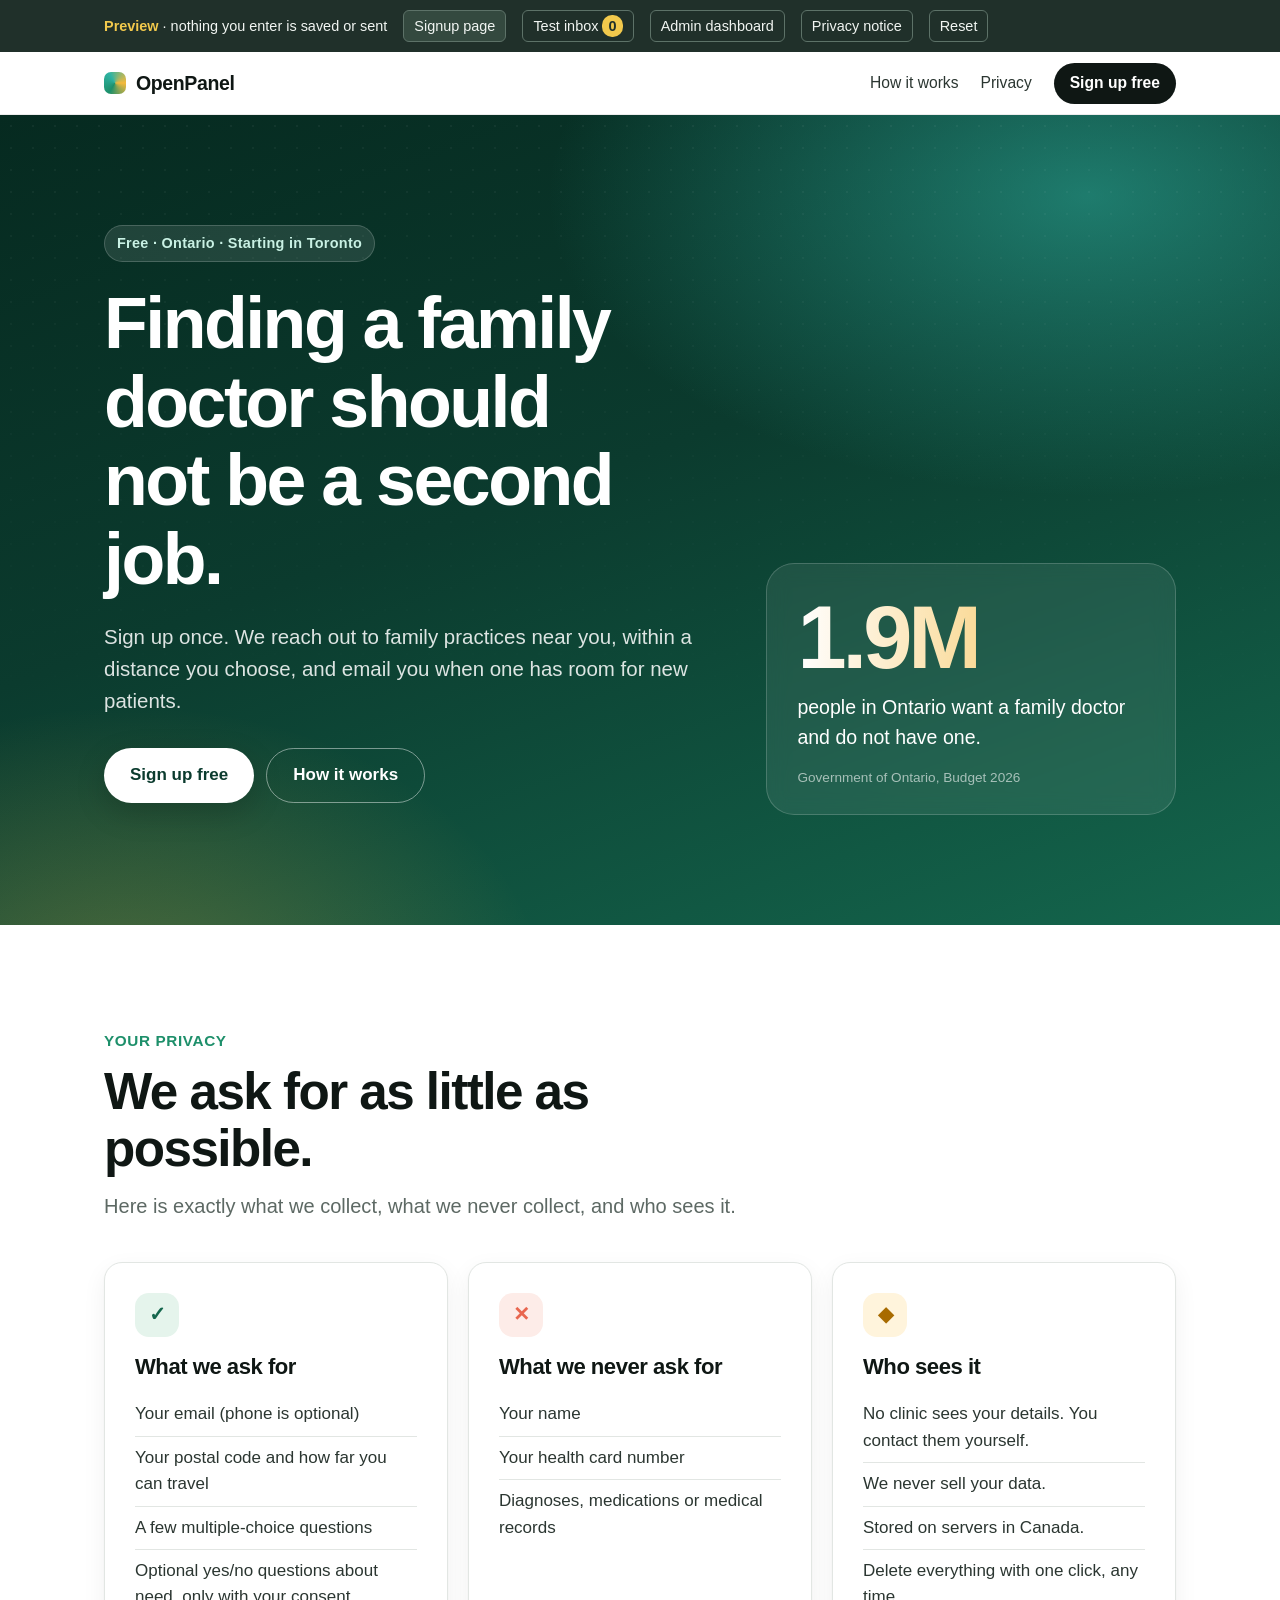
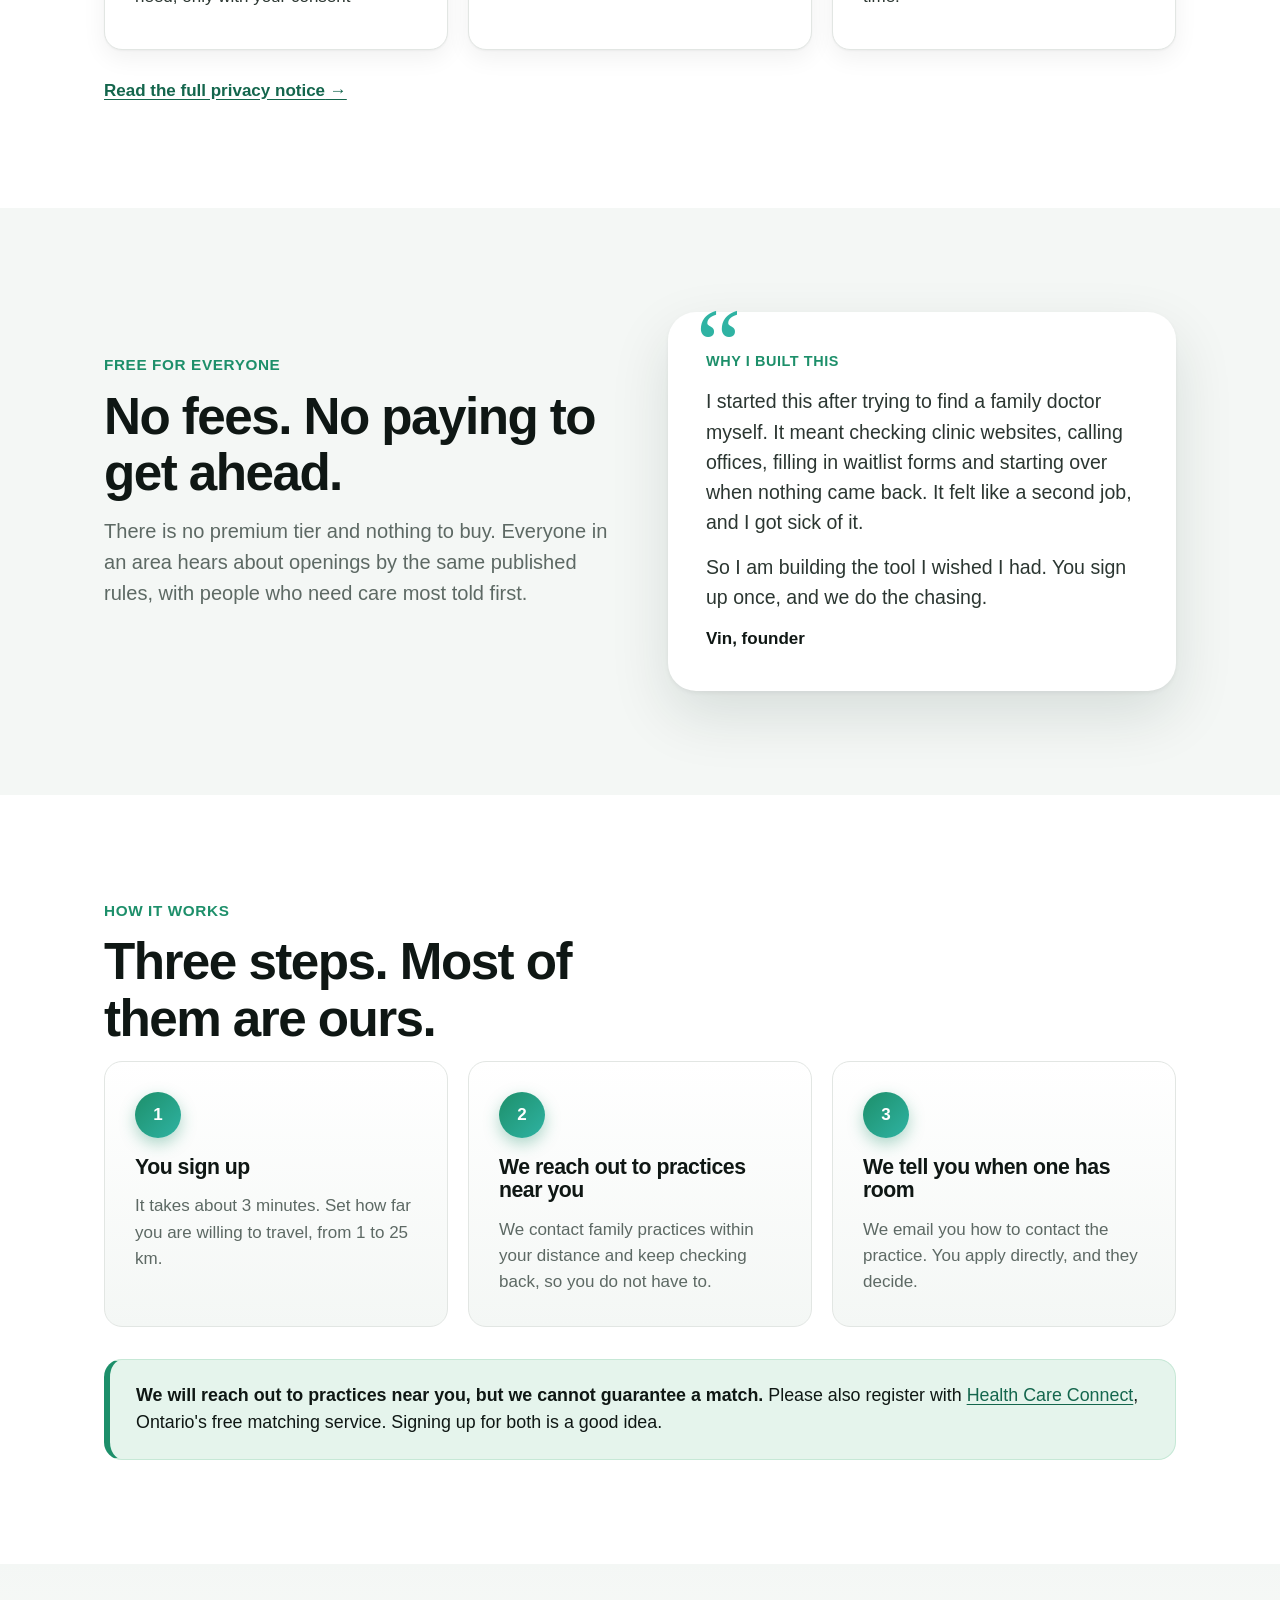
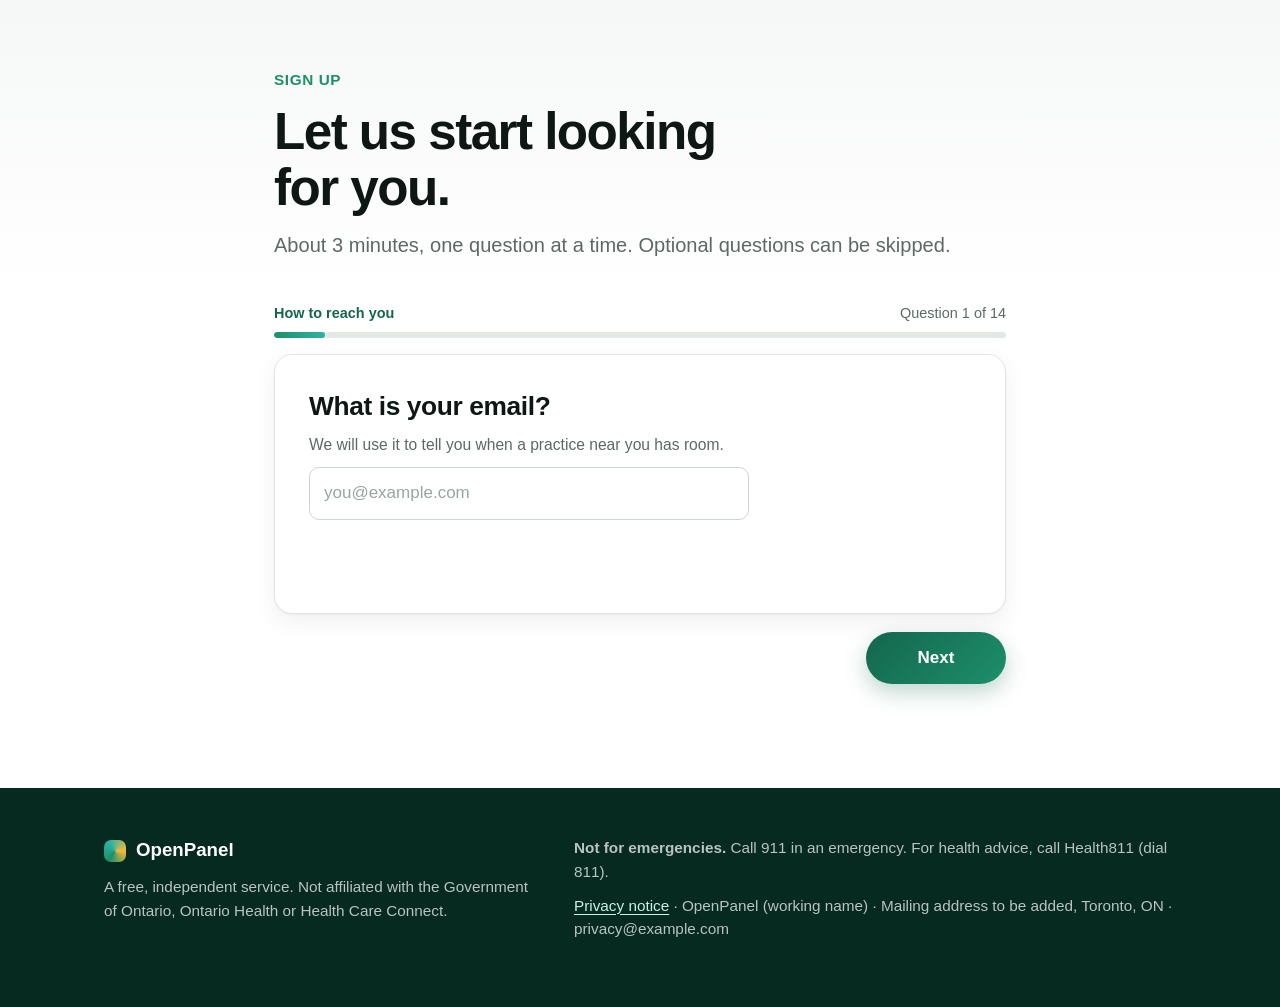
<file: preview/index.html>
<!DOCTYPE html>
<html lang="en">
<head>
<meta charset="utf-8">
<meta name="viewport" content="width=device-width, initial-scale=1">
<title>OpenPanel signup preview</title>
<style>
/* ------------------------------------------------------------------ tokens */
:root {
  --ink: #0f1714;
  --ink-soft: #2b3631;
  --muted: #5d6964;
  --line: #e2e6e3;
  --paper: #ffffff;
  --mist: #f4f7f5;
  --green-950: #062a20;
  --green-900: #0b3b2e;
  --green-700: #14664d;
  --green-500: #1d8f6a;
  --teal-400: #2fb3a3;
  --mint: #e5f4ec;
  --amber: #f6b93b;
  --coral: #e8664f;
  --error: #b42318;
  --error-soft: #fef0ee;
  --radius-sm: 10px;
  --radius: 18px;
  --radius-lg: 28px;
  --shadow: 0 1px 2px rgba(15, 23, 20, 0.04), 0 8px 24px rgba(15, 23, 20, 0.06);
  --shadow-lg: 0 2px 4px rgba(15, 23, 20, 0.05), 0 24px 60px rgba(6, 42, 32, 0.12);
  --font: -apple-system, BlinkMacSystemFont, "SF Pro Display", "SF Pro Text", "Inter", "Segoe UI", Roboto, "Helvetica Neue", Arial, sans-serif;
}

* { box-sizing: border-box; }
html { font-size: 17px; scroll-behavior: smooth; scroll-padding-top: 80px; }
body {
  margin: 0;
  background: var(--paper);
  color: var(--ink);
  font-family: var(--font);
  line-height: 1.55;
  -webkit-font-smoothing: antialiased;
}
a { color: var(--green-700); text-underline-offset: 3px; }
a:hover { color: var(--green-900); }
h1, h2, h3 { letter-spacing: -0.022em; line-height: 1.1; margin: 0 0 14px; }
:focus-visible { outline: 3px solid var(--amber); outline-offset: 2px; }

.container { max-width: 1120px; margin: 0 auto; padding: 0 24px; }
.container.narrow { max-width: 780px; }
.skip { position: absolute; left: -999px; }
.skip:focus { left: 12px; top: 12px; background: #fff; padding: 8px 12px; z-index: 50; }

/* ------------------------------------------------------------------ header */
.site-header {
  position: sticky; top: 0; z-index: 20;
  background: rgba(255, 255, 255, 0.82);
  backdrop-filter: saturate(180%) blur(18px);
  -webkit-backdrop-filter: saturate(180%) blur(18px);
  border-bottom: 1px solid rgba(15, 23, 20, 0.08);
}
.header-row { display: flex; align-items: center; justify-content: space-between; height: 62px; gap: 16px; }
.brand { display: inline-flex; align-items: center; font-weight: 700; font-size: 1.15rem; color: var(--ink); text-decoration: none; letter-spacing: -0.02em; }
.brand-mark {
  width: 22px; height: 22px; border-radius: 7px; flex: none; margin-right: 10px;
  background: conic-gradient(from 210deg, var(--green-500), var(--teal-400), var(--amber), var(--green-500));
}
.nav { display: flex; align-items: center; font-size: 0.92rem; }
.nav a { margin-left: 22px; }
.nav a { color: var(--ink-soft); text-decoration: none; }
.nav a:hover { color: var(--ink); }
.nav-cta { background: var(--ink); color: #fff !important; padding: 8px 16px; border-radius: 999px; font-weight: 600; }
.nav-cta:hover { background: var(--green-900); }

/* ------------------------------------------------------------------ hero */
.hero {
  position: relative; overflow: hidden; color: #fff;
  background:
    radial-gradient(900px 500px at 85% 10%, rgba(47, 179, 163, 0.55), transparent 60%),
    radial-gradient(700px 500px at 10% 110%, rgba(246, 185, 59, 0.28), transparent 60%),
    linear-gradient(160deg, var(--green-950) 0%, var(--green-900) 45%, var(--green-700) 100%);
}
.hero::after {
  content: ""; position: absolute; top: 0; right: 0; bottom: 0; left: 0; pointer-events: none;
  background-image: radial-gradient(rgba(255, 255, 255, 0.08) 1px, transparent 1px);
  background-size: 22px 22px; -webkit-mask-image: linear-gradient(to bottom, rgba(0,0,0,0.6), transparent 80%); mask-image: linear-gradient(to bottom, rgba(0,0,0,0.6), transparent 80%);
}
.hero-grid { position: relative; z-index: 1; display: grid; grid-template-columns: 1.5fr 1fr; gap: 48px; align-items: end; padding-top: 110px; padding-bottom: 110px; }
.eyebrow { display: inline-block; font-size: 0.85rem; font-weight: 600; letter-spacing: 0.02em; color: #c9f1e4; background: rgba(255,255,255,0.1); border: 1px solid rgba(255,255,255,0.18); padding: 6px 12px; border-radius: 999px; margin: 0 0 22px; }
.hero h1 { font-size: 2.6rem; font-size: clamp(2.5rem, 5.6vw, 4.4rem); font-weight: 750; letter-spacing: -0.035em; margin-bottom: 22px; max-width: 13ch; }
.lede { font-size: 1.15rem; font-size: clamp(1.1rem, 1.6vw, 1.3rem); color: rgba(255, 255, 255, 0.86); max-width: 34em; margin: 0 0 32px; }
.hero-actions { display: flex; flex-wrap: wrap; }
.hero-actions .button { margin: 0 12px 12px 0; }
.hero-stat {
  background: rgba(255, 255, 255, 0.08); border: 1px solid rgba(255, 255, 255, 0.18);
  backdrop-filter: blur(10px); -webkit-backdrop-filter: blur(10px);
  border-radius: var(--radius-lg); padding: 30px 30px 26px;
}
.stat-number { font-size: 4rem; font-size: clamp(3.4rem, 7vw, 5.2rem); font-weight: 800; letter-spacing: -0.045em; line-height: 1; margin: 0 0 10px;
  background: linear-gradient(90deg, #fff, var(--amber)); -webkit-background-clip: text; background-clip: text; color: transparent; }
.stat-label { font-size: 1.15rem; margin: 0 0 14px; color: #fff; }
.stat-source { font-size: 0.8rem; color: rgba(255, 255, 255, 0.6); margin: 0; }

/* ------------------------------------------------------------------ sections */
.section { padding: 104px 0; }
.section.tinted { background: var(--mist); }
.section-eyebrow { color: var(--green-500); font-weight: 700; font-size: 0.9rem; letter-spacing: 0.04em; text-transform: uppercase; margin: 0 0 12px; }
.section-title { font-size: 2.2rem; font-size: clamp(2rem, 4vw, 3.1rem); font-weight: 750; letter-spacing: -0.03em; max-width: 18ch; }
.section-lede { font-size: 1.18rem; color: var(--muted); max-width: 38em; margin: 0 0 40px; }
.section-link { margin: 28px 0 0; font-weight: 600; }
.section-link a::after { content: " \2192"; }

.card-grid { display: grid; gap: 20px; }
.card-grid.three { grid-template-columns: repeat(3, 1fr); }
.feature-card { background: #fff; border: 1px solid var(--line); border-radius: var(--radius); padding: 30px; box-shadow: var(--shadow); }
.feature-card h3 { font-size: 1.3rem; margin-top: 18px; }
.feature-card ul { list-style: none; margin: 0; padding: 0; color: var(--ink-soft); }
.feature-card li { padding: 8px 0; border-top: 1px solid var(--line); }
.feature-card li:first-child { border-top: 0; }
.icon-dot { display: inline-flex; width: 44px; height: 44px; border-radius: 14px; align-items: center; justify-content: center; font-weight: 800; font-size: 1.2rem; }
.icon-dot.ok { background: var(--mint); color: var(--green-700); }
.icon-dot.ok::before { content: "\2713"; }
.icon-dot.no { background: #fdece8; color: var(--coral); }
.icon-dot.no::before { content: "\2715"; }
.icon-dot.shield { background: #fff4dc; color: #a86b00; }
.icon-dot.shield::before { content: "\25C6"; }

.split { display: grid; grid-template-columns: 1fr 1fr; gap: 56px; align-items: center; }
.story-card { margin: 0; background: #fff; border-radius: var(--radius-lg); padding: 38px; box-shadow: var(--shadow-lg); position: relative; }
.story-card::before { content: "\201C"; position: absolute; top: -18px; left: 28px; font-size: 6rem; line-height: 1; color: var(--teal-400); font-family: Georgia, serif; }
.story-label { font-weight: 700; color: var(--green-500); text-transform: uppercase; letter-spacing: 0.04em; font-size: 0.85rem; margin: 0 0 14px; }
.story-card blockquote { margin: 0; font-size: 1.15rem; color: var(--ink-soft); }
.story-card blockquote p { margin: 0 0 14px; }
.story-card figcaption { font-weight: 700; margin-top: 8px; }

.steps-grid { list-style: none; padding: 0; margin: 0 0 32px; display: grid; grid-template-columns: repeat(3, 1fr); gap: 20px; counter-reset: none; }
.step-card { background: linear-gradient(180deg, #fff, var(--mist)); border: 1px solid var(--line); border-radius: var(--radius); padding: 30px; }
.step-num { display: inline-flex; width: 46px; height: 46px; border-radius: 50%; align-items: center; justify-content: center; font-weight: 800; color: #fff; margin-bottom: 18px;
  background: linear-gradient(135deg, var(--green-500), var(--teal-400)); box-shadow: 0 6px 16px rgba(29, 143, 106, 0.35); }
.step-card h3 { font-size: 1.25rem; }
.step-card p { color: var(--muted); margin: 0; }

.callout { background: var(--mint); border: 1px solid #c6e8d6; border-left: 6px solid var(--green-500); border-radius: var(--radius); padding: 22px 26px; font-size: 1.05rem; }
.callout p { margin: 0; }

/* ------------------------------------------------------------------ buttons */
.button { display: inline-flex; align-items: center; justify-content: center; gap: 8px; font: inherit; font-weight: 650; border: 0; border-radius: 999px; padding: 13px 26px; cursor: pointer; text-decoration: none; transition: transform 0.15s ease, background 0.15s ease, box-shadow 0.15s ease; }
.button:hover { transform: translateY(-1px); }
.button.light { background: #fff; color: var(--green-900); box-shadow: 0 10px 30px rgba(0,0,0,0.18); }
.button.light:hover { color: var(--green-950); }
.button.ghost { background: transparent; color: #fff; border: 1.5px solid rgba(255, 255, 255, 0.45); }
.button.ghost:hover { color: #fff; background: rgba(255,255,255,0.08); }
.button, .button.primary { background: linear-gradient(135deg, var(--green-700), var(--green-500)); color: #fff; box-shadow: 0 8px 22px rgba(20, 102, 77, 0.28); }
.button.light { background: #fff; color: var(--green-900); }
.button.ghost { background: transparent; box-shadow: none; }
.button.large { padding: 16px 34px; font-size: 1.08rem; margin: 10px 0 12px; }
.button.secondary { background: #fff; color: var(--green-700); border: 2px solid var(--green-700); box-shadow: none; }
.button.danger { background: var(--error); box-shadow: none; }
.inline-action { display: inline-block; margin: 0 10px 10px 0; }

/* ------------------------------------------------------------------ form */
.signup-section { background: linear-gradient(180deg, var(--mist), #fff 40%); }
.form-card { background: #fff; border: 1px solid var(--line); border-radius: var(--radius); padding: 30px; margin-bottom: 18px; box-shadow: var(--shadow); }
.form-card-head { display: flex; align-items: center; gap: 14px; margin-bottom: 20px; }
.form-card-head h3 { font-size: 1.3rem; margin: 0; }
.form-step { flex: none; width: 34px; height: 34px; border-radius: 50%; display: inline-flex; align-items: center; justify-content: center; font-weight: 800; font-size: 0.95rem; color: var(--green-700); background: var(--mint); }

.field { margin: 0 0 26px; border: 0; padding: 0; min-width: 0; }
.field:last-child { margin-bottom: 0; }
legend, .field > label:not(.choice) { font-weight: 650; display: block; margin-bottom: 8px; padding: 0; }
.optional { font-weight: 400; color: var(--muted); }
.hint { color: var(--muted); font-size: 0.92rem; margin: -2px 0 10px; }

input[type="email"], input[type="tel"], input[type="text"], input[type="number"], input:not([type]), select {
  width: 100%; max-width: 440px; font: inherit; padding: 12px 14px;
  border: 1.5px solid #cdd5d0; border-radius: var(--radius-sm); background: #fff; color: var(--ink);
  transition: border-color 0.15s ease, box-shadow 0.15s ease;
}
input:focus, select:focus { border-color: var(--green-500); box-shadow: 0 0 0 4px rgba(29, 143, 106, 0.15); outline: none; }
input.short { max-width: 170px; }
::placeholder { color: #9aa5a0; }

.choices { display: grid; gap: 10px; }
.choices.tiles { grid-template-columns: repeat(auto-fill, minmax(170px, 1fr)); }
.choices.stack, .choices.checks { grid-template-columns: 1fr; }
.choice {
  display: flex; align-items: flex-start; font-weight: 450; cursor: pointer; margin: 0;
  border: 1.5px solid var(--line); border-radius: 14px; padding: 13px 15px; background: #fff;
  transition: border-color 0.15s ease, background 0.15s ease, box-shadow 0.15s ease;
}
.choice:hover { border-color: #b9c6bf; }
.choice.is-checked, .choice:has(input:checked) { border-color: var(--green-500); background: var(--mint); box-shadow: 0 0 0 3px rgba(29, 143, 106, 0.12); }
.choice input { margin: 0.22em 12px 0 0; width: 18px; height: 18px; flex: none; accent-color: var(--green-700); }
.consent .choice { background: var(--mist); }
.consent { margin-bottom: 14px; }

/* radius slider */
.radius-row { display: flex; align-items: center; max-width: 560px; }
.radius-row .radius-value { margin-left: 18px; }
.radius-value { flex: none; min-width: 78px; text-align: center; font-weight: 800; font-size: 1.15rem; color: var(--green-900); background: var(--mint); border-radius: 999px; padding: 6px 12px; }
input[type="range"] {
  --fill: 16.6%;
  -webkit-appearance: none; appearance: none; flex: 1; height: 8px; border-radius: 999px; margin: 14px 0;
  background: linear-gradient(90deg, var(--green-500) 0%, var(--teal-400) var(--fill), #dfe5e1 var(--fill));
  accent-color: var(--green-700);
}
input[type="range"]::-webkit-slider-thumb { -webkit-appearance: none; width: 28px; height: 28px; border-radius: 50%; background: #fff; border: 3px solid var(--green-700); box-shadow: 0 4px 12px rgba(0,0,0,0.18); cursor: grab; }
input[type="range"]::-moz-range-thumb { width: 24px; height: 24px; border-radius: 50%; background: #fff; border: 3px solid var(--green-700); box-shadow: 0 4px 12px rgba(0,0,0,0.18); cursor: grab; }
input[type="range"]::-moz-range-track { background: transparent; }
.radius-ticks { display: flex; justify-content: space-between; max-width: 464px; color: var(--muted); font-size: 0.78rem; }

.has-error input, .has-error select { border-color: var(--error); }
.has-error .choice { border-color: #f1b5ad; }
.error { color: var(--error); font-weight: 650; margin: 0 0 8px; font-size: 0.93rem; }
.banner { padding: 14px 18px; border-radius: var(--radius-sm); margin: 0 0 18px; }
.error.banner { background: var(--error-soft); border: 1px solid #f6c9c2; }
.success.banner { background: var(--mint); color: var(--green-900); font-weight: 650; }
.hp { position: absolute; left: -10000px; width: 1px; height: 1px; overflow: hidden; }

/* step-by-step mode (added by app.js; without JavaScript every question shows) */
.q-title { display: block; font-size: 1.3rem; font-weight: 700; letter-spacing: -0.015em; line-height: 1.3; margin: 0 0 10px; color: var(--ink); }
.step-progress, .step-nav { display: none; }
form.js-steps .step-progress { display: block; margin: 0 0 16px; }
form.js-steps .step-nav { display: flex; justify-content: space-between; align-items: center; margin-top: 4px; }
form.js-steps .q-step { display: none; }
form.js-steps .q-step.is-active { display: block; -webkit-animation: stepIn 0.28s ease; animation: stepIn 0.28s ease; }
form.js-steps .q-title { font-size: 1.55rem; margin-bottom: 12px; }
form.js-steps .q-step .field { margin-bottom: 18px; }
form.js-steps .q-step .field:last-child { margin-bottom: 0; }
form.js-steps .form-card { padding: 34px; min-height: 260px; }
.step-progress-text { display: flex; justify-content: space-between; font-size: 0.85rem; color: var(--muted); margin-bottom: 8px; }
.step-section { font-weight: 700; color: var(--green-700); }
.step-progress-bar { height: 6px; background: #e3e9e5; border-radius: 999px; overflow: hidden; }
.step-progress-fill { display: block; height: 100%; width: 0; background: linear-gradient(90deg, var(--green-500), var(--teal-400)); border-radius: 999px; transition: width 0.3s ease; }
.step-back { background: none; border: 0; font: inherit; font-weight: 600; color: var(--muted); padding: 12px 4px; cursor: pointer; }
.step-back:hover { color: var(--ink); }
.step-next { min-width: 140px; }
.sr-only { position: absolute; width: 1px; height: 1px; padding: 0; margin: -1px; overflow: hidden; clip: rect(0, 0, 0, 0); border: 0; }
@-webkit-keyframes stepIn { from { opacity: 0; -webkit-transform: translateY(8px); } to { opacity: 1; -webkit-transform: none; } }
@keyframes stepIn { from { opacity: 0; transform: translateY(8px); } to { opacity: 1; transform: none; } }

/* ------------------------------------------------------------------ inner pages */
.page-body { padding-top: 64px; padding-bottom: 80px; }
.page-body h1 { font-size: 2.2rem; font-size: clamp(2rem, 4vw, 2.7rem); font-weight: 750; }
.card { background: #fff; border: 1px solid var(--line); border-radius: var(--radius); padding: 30px; margin-bottom: 18px; box-shadow: var(--shadow); }
.message { max-width: 640px; }
.note { background: var(--mint); border-left: 5px solid var(--green-500); padding: 14px 18px; border-radius: 0 var(--radius-sm) var(--radius-sm) 0; }
.summary { display: grid; grid-template-columns: max-content 1fr; gap: 8px 20px; margin: 0 0 22px; }
.summary dt { color: var(--muted); }
.summary dd { margin: 0; font-weight: 600; }
.email-body { white-space: pre-wrap; word-break: break-word; font-family: inherit; font-size: 0.95rem; margin: 0; }

table { width: 100%; border-collapse: collapse; font-size: 0.95rem; }
th, td { text-align: left; padding: 10px 10px; border-bottom: 1px solid var(--line); vertical-align: top; }
th { color: var(--muted); font-weight: 600; }
.num { text-align: right; font-variant-numeric: tabular-nums; }
.grid { display: grid; grid-template-columns: repeat(auto-fit, minmax(320px, 1fr)); gap: 0 18px; }
.prose h2 { margin-top: 30px; font-size: 1.4rem; }
.prose ul { padding-left: 1.2em; }

/* ------------------------------------------------------------------ footer */
.site-footer { background: var(--green-950); color: rgba(255, 255, 255, 0.72); font-size: 0.9rem; padding: 48px 0 56px; }
.site-footer a { color: #c9f1e4; }
.footer-grid { display: grid; grid-template-columns: 1fr 1.4fr; gap: 40px; }
.footer-grid p { margin: 0 0 10px; }
.footer-brand { display: inline-flex; align-items: center; color: #fff; font-weight: 700; font-size: 1.1rem; }

/* ------------------------------------------------------------------ responsive */
@media (max-width: 900px) {
  .hero-grid, .split, .card-grid.three, .steps-grid, .footer-grid { grid-template-columns: 1fr; }
  .hero-grid { padding-top: 72px; padding-bottom: 72px; gap: 32px; }
  .section { padding: 72px 0; }
}
@media (max-width: 600px) {
  html { font-size: 16px; }
  .nav a:not(.nav-cta) { display: none; }
  .container { padding: 0 18px; }
  .form-card, .card, .feature-card, .step-card { padding: 22px; }
  .story-card { padding: 30px 24px; }
  .choices.tiles { grid-template-columns: 1fr 1fr; }
  form.js-steps .form-card { padding: 24px 20px; min-height: 0; }
  form.js-steps .step-nav {
    position: -webkit-sticky; position: sticky; bottom: 0; z-index: 5;
    margin: 0 -18px; padding: 12px 18px calc(12px + env(safe-area-inset-bottom, 0px));
    background: rgba(255, 255, 255, 0.96); border-top: 1px solid var(--line);
  }
  form.js-steps.is-final .step-nav { position: static; border-top: 0; background: transparent; }
  form.js-steps .q-title { font-size: 1.3rem; }
  .step-next { min-width: 120px; }
}
@media (prefers-reduced-motion: reduce) {
  html { scroll-behavior: auto; }
  .button { transition: none; }
  form.js-steps .q-step.is-active { -webkit-animation: none; animation: none; }
}


.preview-bar { background: #20302a; color: #f1f5f2; font-size: 0.85rem; }
.preview-bar .container { display: flex; flex-wrap: wrap; gap: 6px 16px; align-items: center; padding-top: 10px; padding-bottom: 10px; }
.preview-bar strong { color: #f2c94c; }
.preview-bar button { background: none; border: 1px solid #5d7268; color: #f1f5f2; border-radius: 6px; padding: 4px 10px; font: inherit; cursor: pointer; }
.preview-bar button:hover, .preview-bar button.active { background: #34493f; }
.view[hidden] { display: none; }
.badge { display: inline-block; min-width: 1.4em; padding: 0 6px; margin-left: 4px; border-radius: 10px; background: #f2c94c; color: #20302a; font-weight: 700; text-align: center; }
.email-card .email-actions { display: flex; flex-wrap: wrap; gap: 10px; margin-top: 8px; }
.linklike { background: none; border: 0; padding: 0; font: inherit; color: var(--accent); text-decoration: underline; cursor: pointer; }
</style>
</head>
<body>
<div class="preview-bar">
  <div class="container">
    <span><strong>Preview</strong> · nothing you enter is saved or sent</span>
    <button data-go="home">Signup page</button>
    <button data-go="inbox">Test inbox<span class="badge" id="inbox-count">0</span></button>
    <button data-go="admin">Admin dashboard</button>
    <button data-go="privacy-notice">Privacy notice</button>
    <button id="reset">Reset</button>
  </div>
</div>

<header class="site-header">
  <div class="container header-row">
    <a class="brand" href="#home"><span class="brand-mark" aria-hidden="true"></span>OpenPanel</a>
    <nav class="nav" aria-label="Main">
      <a href="#how">How it works</a>
      <a href="#privacy">Privacy</a>
      <a class="nav-cta" href="#signup">Sign up free</a>
    </nav>
  </div>
</header>

<main id="main">
  <div class="view" id="view-home">
    
<section class="hero">
  <div class="container hero-grid">
    <div class="hero-copy">
      <p class="eyebrow">Free · Ontario · Starting in Toronto</p>
      <h1>Finding a family doctor should not be a second job.</h1>
      <p class="lede">Sign up once. We reach out to family practices near you, within a distance you choose, and email
        you when one has room for new patients.</p>
      <div class="hero-actions">
        <a class="button light" href="#signup">Sign up free</a>
        <a class="button ghost" href="#how">How it works</a>
      </div>
    </div>
    <aside class="hero-stat" aria-label="Why this matters">
      <p class="stat-number">1.9M</p>
      <p class="stat-label">people in Ontario want a family doctor and do not have one.</p>
      <p class="stat-source">Government of Ontario, Budget 2026</p>
    </aside>
  </div>
</section>

<section class="section" id="privacy">
  <div class="container">
    <p class="section-eyebrow">Your privacy</p>
    <h2 class="section-title">We ask for as little as possible.</h2>
    <p class="section-lede">Here is exactly what we collect, what we never collect, and who sees it.</p>
    <div class="card-grid three">
      <article class="feature-card">
        <span class="icon-dot ok" aria-hidden="true"></span>
        <h3>What we ask for</h3>
        <ul>
          <li>Your email (phone is optional)</li>
          <li>Your postal code and how far you can travel</li>
          <li>A few multiple-choice questions</li>
          <li>Optional yes/no questions about need, only with your consent</li>
        </ul>
      </article>
      <article class="feature-card">
        <span class="icon-dot no" aria-hidden="true"></span>
        <h3>What we never ask for</h3>
        <ul>
          <li>Your name</li>
          <li>Your health card number</li>
          <li>Diagnoses, medications or medical records</li>
        </ul>
      </article>
      <article class="feature-card">
        <span class="icon-dot shield" aria-hidden="true"></span>
        <h3>Who sees it</h3>
        <ul>
          <li>No clinic sees your details. You contact them yourself.</li>
          <li>We never sell your data.</li>
          <li>Stored on servers in Canada.</li>
          <li>Delete everything with one click, any time.</li>
        </ul>
      </article>
    </div>
    <p class="section-link"><a href="#privacy-notice">Read the full privacy notice</a></p>
  </div>
</section>

<section class="section tinted" id="why">
  <div class="container split">
    <div>
      <p class="section-eyebrow">Free for everyone</p>
      <h2 class="section-title">No fees. No paying to get ahead.</h2>
      <p class="section-lede">There is no premium tier and nothing to buy. Everyone in an area hears about openings by
        the same published rules, with people who need care most told first.</p>
    </div>
    <figure class="story-card">
      <p class="story-label">Why I built this</p>
      <blockquote>
        <p>I started this after trying to find a family doctor myself. It meant checking clinic websites, calling
          offices, filling in waitlist forms and starting over when nothing came back. It felt like a second job, and I
          got sick of it.</p>
        <p>So I am building the tool I wished I had. You sign up once, and we do the chasing.</p>
      </blockquote>
      <figcaption>Vin, founder</figcaption>
    </figure>
  </div>
</section>

<section class="section" id="how">
  <div class="container">
    <p class="section-eyebrow">How it works</p>
    <h2 class="section-title">Three steps. Most of them are ours.</h2>
    <ol class="steps-grid">
      <li class="step-card">
        <span class="step-num">1</span>
        <h3>You sign up</h3>
        <p>It takes about 3 minutes. Set how far you are willing to travel, from 1 to 25 km.</p>
      </li>
      <li class="step-card">
        <span class="step-num">2</span>
        <h3>We reach out to practices near you</h3>
        <p>We contact family practices within your distance and keep checking back, so you do not have to.</p>
      </li>
      <li class="step-card">
        <span class="step-num">3</span>
        <h3>We tell you when one has room</h3>
        <p>We email you how to contact the practice. You apply directly, and they decide.</p>
      </li>
    </ol>
    <div class="callout">
      <p><strong>We will reach out to practices near you, but we cannot guarantee a match.</strong>
        Please also register with
        <a href="https://www.ontario.ca/page/find-family-doctor-or-nurse-practitioner" rel="noopener">Health Care Connect</a>,
        Ontario's free matching service. Signing up for both is a good idea.</p>
    </div>
  </div>
</section>

<section class="section signup-section" id="signup">
  <div class="container narrow">
    <p class="section-eyebrow">Sign up</p>
    <h2 class="section-title">Let us start looking for you.</h2>
    <p class="section-lede">About 3 minutes, one question at a time. Optional questions can be skipped.</p>

    <form class="signup" id="signup-form" novalidate>
      

      <div class="hp" aria-hidden="true">
        <label>Leave this empty <input type="text" name="website" tabindex="-1" autocomplete="off"></label>
      </div>

      <div class="step-progress" aria-hidden="true">
        <div class="step-progress-text"><span class="step-section"></span><span class="step-count"></span></div>
        <div class="step-progress-bar"><span class="step-progress-fill"></span></div>
      </div>
      <p class="sr-only" aria-live="polite" id="step-announce"></p>

      <div class="q-step form-card" data-section="How to reach you">
        <div class="field ">
          <label for="email" class="q-title">What is your email?</label>
          <p class="hint">We will use it to tell you when a practice near you has room.</p>
          
          <input id="email" name="email" type="email" autocomplete="email" inputmode="email" required placeholder="you@example.com" value="">
        </div>
      </div>

      <div class="q-step form-card" data-section="How to reach you" data-optional="true">
        <div class="field ">
          <label for="phone" class="q-title">Phone number <span class="optional">(optional)</span></label>
          <p class="hint">Only used if we cannot reach you by email.</p>
          
          <input id="phone" name="phone" type="tel" autocomplete="tel" inputmode="tel" placeholder="416-555-0123" value="">
        </div>
      </div>

      <div class="q-step form-card" data-section="Where you are">
        <div class="field ">
          <label for="postal_code" class="q-title">What is your postal code?</label>
          <p class="hint">Used to find practices near you. We never share it with clinics.</p>
          
          <input id="postal_code" name="postal_code" autocomplete="postal-code" autocapitalize="characters" maxlength="7" class="short" required placeholder="M5V 3L9" value="">
        </div>
      </div>

      
      <div class="q-step form-card" data-section="Where you are">
        <div class="field radius-field ">
          <label for="radius_km" class="q-title">How far can you travel to a family doctor?</label>
          <p class="hint">Drag to set your distance. A wider distance usually means a faster match.</p>
          
          <div class="radius-row">
            <input id="radius_km" name="radius_km" type="range" min="1" max="25" step="1" value="5" aria-describedby="radius-value">
            <output id="radius-value" for="radius_km" class="radius-value">5 km</output>
          </div>
          <div class="radius-ticks" aria-hidden="true">
            <span>1 km</span><span>5 km</span><span>10 km</span><span>15 km</span><span>20 km</span><span>25 km</span>
          </div>
        </div>
      </div>

      <div class="q-step form-card" data-section="Who needs a doctor" data-auto="true">
        <fieldset class="field ">
    <legend class="q-title">Who are you looking for?</legend>
    
    
    <div class="choices tiles">
    
      <label class="choice"><input type="radio" name="for_whom" value="self" > <span>Myself</span></label>
    
      <label class="choice"><input type="radio" name="for_whom" value="child" > <span>My child</span></label>
    
      <label class="choice"><input type="radio" name="for_whom" value="household" > <span>Me and my family</span></label>
    
      <label class="choice"><input type="radio" name="for_whom" value="someone_i_care_for" > <span>Someone I care for</span></label>
    
    </div>
  </fieldset>
      </div>

      <div class="q-step form-card" data-section="Who needs a doctor" data-optional="true" data-show-if="for_whom=household">
        <div class="field ">
          <label for="household_size" class="q-title">How many people in total? <span class="optional">(optional)</span></label>
          
          <input id="household_size" name="household_size" type="number" inputmode="numeric" min="1" max="12" class="short" value="">
        </div>
      </div>

      <div class="q-step form-card" data-section="Who needs a doctor" data-auto="true" data-show-if="for_whom=household" data-default-hidden="split_household=single">
        <fieldset class="field ">
    <legend class="q-title">If a practice has room for only some of you, would you take those spots?</legend>
    <p class="hint">For example, a practice can take 2 new patients but you are a family of 4.</p>
    
    <div class="choices stack">
    
      <label class="choice"><input type="radio" name="split_household" value="yes" > <span>Yes, take the spots for some of us now and keep looking for the rest</span></label>
    
      <label class="choice"><input type="radio" name="split_household" value="no" > <span>No, we need a practice that can take all of us</span></label>
    
      <label class="choice"><input type="radio" name="split_household" value="single" > <span>I am only signing up one person</span></label>
    
    </div>
  </fieldset>
      </div>

      <div class="q-step form-card" data-section="Who needs a doctor" data-auto="true">
        <fieldset class="field ">
    <legend class="q-title">How old is the person who needs a doctor?</legend>
    <p class="hint">If you are signing up more than one person, choose the age of whoever needs care most.</p>
    
    <div class="choices tiles">
    
      <label class="choice"><input type="radio" name="age_band" value="under_2" > <span>Under 2</span></label>
    
      <label class="choice"><input type="radio" name="age_band" value="2_17" > <span>2 to 17</span></label>
    
      <label class="choice"><input type="radio" name="age_band" value="18_64" > <span>18 to 64</span></label>
    
      <label class="choice"><input type="radio" name="age_band" value="65_74" > <span>65 to 74</span></label>
    
      <label class="choice"><input type="radio" name="age_band" value="75_plus" > <span>75 or older</span></label>
    
    </div>
  </fieldset>
      </div>

      <div class="q-step form-card" data-section="Who needs a doctor" data-optional="true">
        <div class="field">
          <label for="language" class="q-title">Preferred language for care <span class="optional">(optional)</span></label>
          <select id="language" name="language">
            <option value="">Choose one</option>
            
            <option value="en" >English</option>
            
            <option value="fr" >French</option>
            
            <option value="ar" >Arabic</option>
            
            <option value="yue" >Cantonese</option>
            
            <option value="fa" >Farsi (Persian)</option>
            
            <option value="gu" >Gujarati</option>
            
            <option value="hi" >Hindi</option>
            
            <option value="it" >Italian</option>
            
            <option value="ko" >Korean</option>
            
            <option value="cmn" >Mandarin</option>
            
            <option value="pt" >Portuguese</option>
            
            <option value="pa" >Punjabi</option>
            
            <option value="ru" >Russian</option>
            
            <option value="es" >Spanish</option>
            
            <option value="tl" >Tagalog</option>
            
            <option value="ta" >Tamil</option>
            
            <option value="ur" >Urdu</option>
            
            <option value="other" >Another language</option>
            
          </select>
        </div>
      </div>

      <div class="q-step form-card" data-section="Your situation" data-auto="true">
        <fieldset class="field ">
    <legend class="q-title">How long have you been without a family doctor?</legend>
    
    
    <div class="choices tiles">
    
      <label class="choice"><input type="radio" name="time_without_doctor" value="lt_6m" > <span>Less than 6 months</span></label>
    
      <label class="choice"><input type="radio" name="time_without_doctor" value="6_12m" > <span>6 to 12 months</span></label>
    
      <label class="choice"><input type="radio" name="time_without_doctor" value="1_2y" > <span>1 to 2 years</span></label>
    
      <label class="choice"><input type="radio" name="time_without_doctor" value="2_5y" > <span>2 to 5 years</span></label>
    
      <label class="choice"><input type="radio" name="time_without_doctor" value="5y_plus" > <span>More than 5 years</span></label>
    
      <label class="choice"><input type="radio" name="time_without_doctor" value="never" > <span>I have never had one in Ontario</span></label>
    
    </div>
  </fieldset>
      </div>

      <div class="q-step form-card" data-section="Your situation" data-auto="true">
        <fieldset class="field ">
    <legend class="q-title">Do you have an Ontario health card (OHIP)?</legend>
    <p class="hint">Most family practices need a valid health card to take you on.</p>
    
    <div class="choices stack">
    
      <label class="choice"><input type="radio" name="ohip_status" value="yes" > <span>Yes, I have a valid Ontario health card</span></label>
    
      <label class="choice"><input type="radio" name="ohip_status" value="waiting" > <span>I am waiting for my health card</span></label>
    
      <label class="choice"><input type="radio" name="ohip_status" value="no" > <span>No</span></label>
    
    </div>
  </fieldset>
      </div>

      <div class="q-step form-card" data-section="Your situation" data-auto="true">
        <fieldset class="field ">
    <legend class="q-title">Are you registered with Health Care Connect?</legend>
    <p class="hint">Ontario&#39;s free matching service. Signing up for both is a good idea.</p>
    
    <div class="choices tiles">
    
      <label class="choice"><input type="radio" name="hcc_registered" value="yes" > <span>Yes</span></label>
    
      <label class="choice"><input type="radio" name="hcc_registered" value="no" > <span>No</span></label>
    
      <label class="choice"><input type="radio" name="hcc_registered" value="not_sure" > <span>Not sure</span></label>
    
    </div>
  </fieldset>
      </div>

      
      <div class="q-step form-card" data-section="What makes care more urgent" data-optional="true" data-empty-label="None of these">
        <fieldset class="field">
          <legend class="q-title">Do any of these apply? <span class="optional">(optional)</span></legend>
          <p class="hint">Health needs help us tell people who need care most about openings first. Tick any that
            apply to anyone you are signing up. We never share these answers with clinics.</p>
          <div class="choices checks">
          
          <label class="choice"><input type="checkbox" name="need_flags" value="ongoing_condition" > <span>An ongoing health condition that needs regular care (e.g. diabetes, heart disease, COPD, kidney disease etc.)</span></label>
          
          <label class="choice"><input type="checkbox" name="need_flags" value="multiple_meds" > <span>3 or more regular prescriptions, or medication that needs blood tests or dose changes (e.g. insulin, blood thinners etc.)</span></label>
          
          <label class="choice"><input type="checkbox" name="need_flags" value="immunocompromised" > <span>A weakened immune system (e.g. from cancer treatment, a transplant, an autoimmune condition etc.)</span></label>
          
          <label class="choice"><input type="checkbox" name="need_flags" value="pregnancy" > <span>Pregnant, or gave birth in the last 12 months</span></label>
          
          <label class="choice"><input type="checkbox" name="need_flags" value="mental_health" > <span>A mental health condition that needs ongoing care (e.g. depression or anxiety that affects daily life, bipolar disorder etc.)</span></label>
          
          <label class="choice"><input type="checkbox" name="need_flags" value="recent_hospital" > <span>A hospital stay, surgery, or 2 or more emergency room visits in the last 12 months</span></label>
          
          <label class="choice"><input type="checkbox" name="need_flags" value="needs_followup" > <span>A new diagnosis or test result that needs follow-up, with no one to follow up with</span></label>
          
          <label class="choice"><input type="checkbox" name="need_flags" value="serious_illness" > <span>A serious or life-limiting illness (e.g. cancer, advanced heart or lung disease etc.)</span></label>
          
          </div>
        </fieldset>
      </div>

      <div class="q-step form-card" data-section="What makes care more urgent" data-optional="true" data-empty-label="None of these">
        <fieldset class="field">
          <legend class="q-title">Is anything making it harder to get care? <span class="optional">(optional)</span></legend>
          <p class="hint">Tick any that apply, or skip. We never share these answers with clinics.</p>
          <div class="choices checks">
          
          <label class="choice"><input type="checkbox" name="need_flags" value="newcomer" > <span>Arrived in Canada in the last 3 years (e.g. as an immigrant, refugee, international student etc.)</span></label>
          
          <label class="choice"><input type="checkbox" name="need_flags" value="disability" > <span>A disability or frailty that makes getting care harder (e.g. limited mobility, hearing or vision loss etc.)</span></label>
          
          <label class="choice"><input type="checkbox" name="need_flags" value="language_barrier" > <span>Need care in a language other than English or French</span></label>
          
          <label class="choice"><input type="checkbox" name="need_flags" value="no_transport" > <span>No reliable way to get to appointments</span></label>
          
          <label class="choice"><input type="checkbox" name="need_flags" value="no_alternative_care" > <span>No walk-in clinic or virtual care you can realistically use (e.g. none nearby, hours do not fit your work, cannot pay virtual care fees etc.)</span></label>
          
          <label class="choice"><input type="checkbox" name="need_flags" value="limited_support" > <span>Live alone and need help managing health, or care for someone with high needs</span></label>
          
          <label class="choice"><input type="checkbox" name="need_flags" value="unstable_housing" > <span>Unstable housing, or at risk of losing housing</span></label>
          
          <label class="choice"><input type="checkbox" name="need_flags" value="financial_hardship" > <span>Trouble affording basics (e.g. food, rent, medications etc.)</span></label>
          
          </div>
        </fieldset>
      </div>

      <div class="q-step form-card" data-section="What makes care more urgent" data-show-if="has_flags">
        <div class="field consent ">
          <p class="q-title">Can we use those answers?</p>
          
          <label class="choice"><input type="checkbox" name="health_consent" value="yes" >
            <span>I agree that OpenPanel can use the answers I ticked to decide who is told about openings
              first. Needed only if you ticked something.</span></label>
          <p class="hint"><a href="#privacy-notice">How we decide who hears first</a></p>
        </div>
      </div>

      <div class="q-step form-card" data-section="Almost done" data-optional="true">
        <div class="field">
          <label for="referral_source" class="q-title">How did you hear about us? <span class="optional">(optional)</span></label>
          <select id="referral_source" name="referral_source">
            
            <option value="" >Choose one (optional)</option>
            
            <option value="friend_family" >A friend or family member</option>
            
            <option value="social_media" >Social media</option>
            
            <option value="community_group" >A community group or settlement agency</option>
            
            <option value="clinic_pharmacy" >A clinic, pharmacy or hospital</option>
            
            <option value="search" >Searching online</option>
            
            <option value="news" >News or a blog</option>
            
            <option value="other" >Other</option>
            
          </select>
        </div>
      </div>

      <div class="q-step form-card" data-section="Almost done" data-final="true">
        <p class="q-title">Last step: your consent</p>
        <div class="field consent ">
          
          <label class="choice"><input type="checkbox" name="service_consent" value="yes" required >
            <span>I agree that OpenPanel can use my email, phone number (if given), postal code and answers to
              look for a family practice with room near me and to email me about it. OpenPanel will not
              share my details with clinics. I can delete my data at any time. I have read the
              <a href="#privacy-notice">privacy notice</a>.</span></label>
        </div>
        <div class="field consent">
          <label class="choice"><input type="checkbox" name="feedback_consent" value="yes" >
            <span><span class="optional">Optional:</span> after I find a doctor, OpenPanel may email me up to
              twice to ask how it went. My contact details are kept for up to 90 days for this, then deleted.</span></label>
        </div>
        <button type="submit" class="button primary large submit-button">Sign up free</button>
        <p class="hint">We will email you a link to confirm. You are not on the list until you click it.</p>
      </div>

      <div class="step-nav">
        <button type="button" class="step-back">Back</button>
        <button type="button" class="button primary step-next">Next</button>
      </div>
    </form>
  </div>
</section>

  </div>

  <div class="view" id="view-thanks" hidden><div class="container narrow page-body">
    <section class="card message">
      <h1>Check your email</h1>
      <p>We have sent you a link to confirm your signup. You are not on the list until you click it.</p>
      <p>Do not see it? Check your spam or junk folder. The link stays valid for 7 days.</p>
      <p>While you wait, register with
        <a href="https://www.ontario.ca/page/find-family-doctor-or-nurse-practitioner" target="_blank" rel="noopener">Health Care Connect</a>
        if you have not already.</p>
      <p class="note">Preview: open the <button class="linklike" data-go="inbox">test inbox</button> to see the email this person would get.</p>
    </section>
  </div></div>

  <div class="view" id="view-inbox" hidden><div class="container narrow page-body">
    <h1>Test inbox</h1>
    <p class="note">In the real site these go to the person's email. Newest first.</p>
    <div id="inbox-list"></div>
  </div></div>

  <div class="view" id="view-confirm" hidden><div class="container narrow page-body">
    <section class="card message">
      <h1>Confirm your email</h1>
      <p>Click the button to confirm your email and join the list.</p>
      <button class="button" id="confirm-btn">Confirm my email</button>
    </section>
  </div></div>

  <div class="view" id="view-message" hidden><div class="container narrow page-body">
    <section class="card message">
      <h1 id="msg-title"></h1>
      <p id="msg-body"></p>
      <p id="msg-hcc" hidden><a href="https://www.ontario.ca/page/find-family-doctor-or-nurse-practitioner" target="_blank" rel="noopener">Register with Health Care Connect</a></p>
      <p><a href="#home">Back to home</a></p>
    </section>
  </div></div>

  <div class="view" id="view-manage" hidden><div class="container narrow page-body">
    <section class="card message">
      <h1>Your signup</h1>
      <p class="success banner" id="manage-done" hidden>Thanks. You are still on the list.</p>
      <dl class="summary" id="manage-summary"></dl>
      <div id="manage-active-actions">
        <button class="button inline-action" id="keep-btn">I am still looking</button>
        <button class="button secondary inline-action" id="connected-btn">I found a family doctor</button>
      </div>
      <h2>Delete your data</h2>
      <p>This deletes your email, phone number and answers right away. You will not hear from us again.</p>
      <button class="button danger" id="delete-btn">Delete my data</button>
    </section>
  </div></div>

  <div class="view" id="view-privacy-notice" hidden>
    <div class="container narrow page-body">
<article class="card prose">
  <h1>Privacy notice</h1>
  <p class="hint">Version 2026-11-v1</p>

  <p>OpenPanel helps people in Ontario find a family doctor. This notice explains what we collect, why,
    who sees it and when we delete it. We follow Canada's federal privacy law for businesses (PIPEDA).</p>

  <h2>What we collect</h2>
  <ul>
    <li><strong>Contact details:</strong> your email, and your phone number if you give it.</li>
    <li><strong>Location:</strong> your postal code and how far you can travel.</li>
    <li><strong>About the search:</strong> who needs a doctor, an age group, household size, whether you would
      take spots for only part of your household, preferred language, how long
      you have been without a family doctor, whether you have an Ontario health card, and whether you are registered with
      Health Care Connect.</li>
    <li><strong>Optional need answers:</strong> yes/no answers about health and access to care, only if you tick them and
      give separate consent. We never ask for diagnoses or medications.</li>
    <li><strong>How you heard about us</strong>, if you tell us.</li>
  </ul>
  <p>We do not ask for your name or health card number, and we do not store your IP address.</p>

  <h2>Why we use it</h2>
  <ul>
    <li>To find family practices within your travel distance that have room for new patients.</li>
    <li>To email you about openings and about your signup.</li>
    <li>To decide who hears about an opening first (see below).</li>
    <li>To count demand by area so we know where to look, using totals that cannot identify you.</li>
    <li>If you agree, to ask you up to twice how things went after you find a doctor.</li>
  </ul>

  <h2>Who sees it</h2>
  <p>We do not share your details with clinics. When a practice tells us it has room, we email you its contact
    details and you decide whether to contact it. We do not sell your data. Our email and hosting providers process
    data for us under contract. Your signup data is stored on servers in Canada. Our email provider may process your
    email address outside Canada in order to deliver messages.</p>

  <h2>How long we keep it</h2>
  <table>
    <thead><tr><th>Situation</th><th>What happens</th></tr></thead>
    <tbody>
      <tr><td>You do not confirm your email</td><td>Everything is deleted after 7 days.</td></tr>
      <tr><td>You are on the list</td><td>We keep your details while you are looking. After 11 months with no
        activity, we email to ask if you are still looking. If you do not answer within 30 days, we delete your contact
        details.</td></tr>
      <tr><td>You find a doctor</td><td>We delete your contact details right away, or after 90 days if you agreed to a
        follow-up.</td></tr>
      <tr><td>After contact details are deleted</td><td>We keep the first 3 characters of your postal code, your age
        group, your answers and dates for up to 24 months to measure and improve the service, then delete them. We
        protect this information as personal information until it is deleted.</td></tr>
      <tr><td>Totals</td><td>Monthly counts by area, which cannot identify anyone, are kept.</td></tr>
    </tbody>
  </table>

  <h2 id="priority">How we decide who hears first</h2>
  <p>When a practice has room for a few patients, we tell the people who need care most first. We give points for:</p>
  <ul>
    <li>the health answers you choose to share (capped, so no single answer decides);</li>
    <li>barriers to getting care, including living in a rural area (also capped);</li>
    <li>having both a health need and a barrier, since the same condition is riskier when care is hard to reach;</li>
    <li>infants and adults 75 or older;</li>
    <li>how long you have been without a family doctor.</li>
  </ul>
  <p>Everyone also gains points the longer they wait on our list, so no one is left at the bottom. Ties go to whoever
    signed up first. If you signed up a family and said you would take spots for some of you, we may offer a practice's
    openings to part of your family first.</p>

  <h2>Your choices</h2>
  <ul>
    <li>Every email we send has a link to update your signup or delete your data right away.</li>
    <li>You can ask to see or correct the information we hold about you by emailing
      privacy@example.com.</li>
    <li>You can withdraw consent at any time. If you withdraw consent to use your need answers, we delete them.</li>
    <li>If you have a concern we cannot resolve, you can contact the Office of the Privacy Commissioner of Canada.</li>
  </ul>

  <h2>Contact</h2>
  <p>OpenPanel (working name)<br>Mailing address to be added, Toronto, ON<br>
    privacy@example.com</p>
</article>
</div>
  </div>

  <div class="view" id="view-admin" hidden><div class="container page-body">
    <h1>Demand dashboard</h1>
    <p class="hint">Counts only. Counts under 5 are shown as &lt;5. No contact details are shown here.</p>
    <div id="admin-body"></div>
  </div></div>
</main>

<footer class="site-footer">
    <div class="container footer-grid">
      <div>
        <p class="footer-brand"><span class="brand-mark" aria-hidden="true"></span>OpenPanel</p>
        <p>A free, independent service. Not affiliated with the Government of Ontario, Ontario Health or Health Care Connect.</p>
      </div>
      <div>
        <p><strong>Not for emergencies.</strong> Call 911 in an emergency. For health advice, call Health811 (dial 811).</p>
        <p><a href="#privacy-notice">Privacy notice</a> · OpenPanel (working name) · Mailing address to be added, Toronto, ON ·
          privacy@example.com</p>
      </div>
    </div>
  </footer>

<script>
/*
 * Progressive enhancements for the signup form.
 *
 * Without JavaScript the form shows every question on one page and still works.
 * With JavaScript it becomes one question per screen. Written in plain ES5 (no
 * arrow functions, let/const or modern APIs) so it runs on older phones.
 */
(function () {
  "use strict";

  var POSTAL_RE = /^[KLMNP][0-9][ABCEGHJ-NPRSTV-Z] ?[0-9][ABCEGHJ-NPRSTV-Z][0-9]$/;
  var EMAIL_RE = /^[^@\s]+@[^@\s]+\.[^@\s]+$/;

  function each(list, fn) { for (var i = 0; i < list.length; i++) fn(list[i], i); }
  function closest(el, cls) {
    while (el && el.nodeType === 1) {
      if (el.classList && el.classList.contains(cls)) return el;
      el = el.parentNode;
    }
    return null;
  }
  function focusQuietly(el) {
    if (!el) return;
    try { el.focus({ preventScroll: true }); } catch (e) { el.focus(); }
  }

  /* ------------------------------------------------------------ radius slider */
  function setupRadius(root) {
    var range = root.querySelector("#radius_km");
    var output = root.querySelector("#radius-value");
    if (!range || !output) return function () {};
    function update() {
      output.textContent = range.value + " km";
      var pct = ((range.value - range.min) / (range.max - range.min)) * 100;
      if (range.style.setProperty) range.style.setProperty("--fill", pct + "%");
    }
    range.addEventListener("input", update);
    range.addEventListener("change", update);
    update();
    return update;
  }

  /* ------------------------------------------------- checked-state styling */
  // Mirrors the CSS :has() rule for browsers that do not support it.
  function syncChecked(form) {
    each(form.querySelectorAll(".choice"), function (label) {
      var input = label.querySelector("input");
      if (input) label.classList.toggle("is-checked", input.checked);
    });
  }

  /* ------------------------------------------------------------ step form */
  function setupSteps(form, updateRadius) {
    var steps = form.querySelectorAll(".q-step");
    if (!steps.length) return null;

    var nav = form.querySelector(".step-nav");
    var nextBtn = form.querySelector(".step-next");
    var backBtn = form.querySelector(".step-back");
    var sectionEl = form.querySelector(".step-section");
    var countEl = form.querySelector(".step-count");
    var fillEl = form.querySelector(".step-progress-fill");
    var announce = document.getElementById("step-announce");
    var current = 0;
    var autoTimer = null;

    form.classList.add("js-steps");

    function radioValue(name) {
      var checked = form.querySelector('input[name="' + name + '"]:checked');
      return checked ? checked.value : "";
    }

    function isVisible(step) {
      var rule = step.getAttribute("data-show-if");
      if (!rule) return true;
      if (rule === "has_flags") return !!form.querySelector('input[name="need_flags"]:checked');
      var parts = rule.split("=");
      return radioValue(parts[0]) === parts[1];
    }

    // Steps that are skipped get a sensible default (e.g. a single person cannot be split).
    function applyDefaults() {
      each(steps, function (step) {
        var def = step.getAttribute("data-default-hidden");
        if (!def) return;
        var parts = def.split("=");
        var input = form.querySelector('input[name="' + parts[0] + '"][value="' + parts[1] + '"]');
        if (!input) return;
        if (!isVisible(step)) {
          input.checked = true;
          step.setAttribute("data-auto-set", "true");
        } else if (step.getAttribute("data-auto-set") === "true") {
          input.checked = false;
          step.removeAttribute("data-auto-set");
        }
      });
      if (!form.querySelector('input[name="need_flags"]:checked')) {
        var hc = form.querySelector('input[name="health_consent"]');
        if (hc) hc.checked = false;
      }
      syncChecked(form);
    }

    function visibleSteps() {
      var list = [];
      each(steps, function (step, i) { if (isVisible(step)) list.push(i); });
      return list;
    }

    function stepIsEmpty(step) {
      var empty = true;
      each(step.querySelectorAll("input, select"), function (el) {
        if (el.type === "checkbox" || el.type === "radio") { if (el.checked) empty = false; }
        else if (el.type !== "range" && el.value) empty = false;
      });
      return empty;
    }

    /* ---------------- validation (mirrors the server; the server always re-checks) */
    function clearErrors(step) {
      each(step.querySelectorAll(".error.js-error"), function (e) { e.parentNode.removeChild(e); });
      each(step.querySelectorAll(".has-error"), function (e) { e.classList.remove("has-error"); });
    }

    function addError(el, message) {
      var field = closest(el, "field");
      if (!field) return;
      field.classList.add("has-error");
      var p = document.createElement("p");
      p.className = "error js-error";
      p.setAttribute("role", "alert");
      p.textContent = message;
      var anchor = field.querySelector(".hint") || field.querySelector("legend, label, .q-title");
      if (anchor && anchor.parentNode === field) field.insertBefore(p, anchor.nextSibling);
      else field.insertBefore(p, field.firstChild);
    }

    function validate(step) {
      clearErrors(step);
      var ok = true;
      function fail(el, msg) { ok = false; addError(el, msg); }

      var email = step.querySelector("#email");
      if (email && !EMAIL_RE.test(email.value.trim())) fail(email, "Enter a valid email address.");

      var phone = step.querySelector("#phone");
      if (phone && phone.value.trim()) {
        var d = phone.value.replace(/\D/g, "");
        if (d.length === 11 && d.charAt(0) === "1") d = d.slice(1);
        if (d.length !== 10) fail(phone, "Enter a 10-digit phone number, or leave it blank.");
      }

      var postal = step.querySelector("#postal_code");
      if (postal) {
        var v = postal.value.replace(/\s+/g, "").toUpperCase();
        if (v.length === 6) v = v.slice(0, 3) + " " + v.slice(3);
        if (!POSTAL_RE.test(v)) fail(postal, "Enter an Ontario postal code, for example M5V 3L9.");
        else postal.value = v;
      }

      var household = step.querySelector("#household_size");
      if (household && household.value) {
        var n = parseInt(household.value, 10);
        if (!(n >= 1 && n <= 12)) fail(household, "Enter a number from 1 to 12, or leave it blank.");
      }

      if (step.getAttribute("data-optional") !== "true") {
        var names = {};
        each(step.querySelectorAll('input[type="radio"]'), function (r) { names[r.name] = r; });
        for (var name in names) {
          if (names.hasOwnProperty(name) && !radioValue(name)) fail(names[name], "Choose an option to continue.");
        }
      }

      var hc = step.querySelector('input[name="health_consent"]');
      if (hc && !hc.checked) fail(hc, "Tick this box to let us use those answers, or go back and untick them.");

      var sc = step.querySelector('input[name="service_consent"]');
      if (sc && !sc.checked) fail(sc, "We need your consent to use your details for this service.");

      return ok;
    }

    /* ---------------- navigation */
    function render() {
      var visible = visibleSteps();
      var pos = visible.indexOf(current);
      each(steps, function (step, i) {
        var active = i === current;
        step.classList.toggle("is-active", active);
        step.setAttribute("aria-hidden", active ? "false" : "true");
      });
      var step = steps[current];
      var isFinal = step.getAttribute("data-final") === "true";
      form.classList.toggle("is-final", isFinal);

      backBtn.style.visibility = pos > 0 ? "visible" : "hidden";
      nextBtn.style.display = isFinal ? "none" : "";
      if (step.getAttribute("data-optional") === "true" && stepIsEmpty(step)) {
        nextBtn.textContent = step.getAttribute("data-empty-label") || "Skip";
      } else {
        nextBtn.textContent = "Next";
      }

      var label = "Question " + (pos + 1) + " of " + visible.length;
      if (countEl) countEl.textContent = label;
      if (sectionEl) sectionEl.textContent = step.getAttribute("data-section") || "";
      if (fillEl) fillEl.style.width = Math.round(((pos + 1) / visible.length) * 100) + "%";
      if (announce) announce.textContent = label;
    }

    function go(index, focus) {
      current = index;
      render();
      var step = steps[current];
      // Keep the progress bar just under the sticky header so each question starts at the top.
      var header = document.querySelector(".site-header");
      var offset = (header ? header.offsetHeight : 0) + 16;
      var top = form.getBoundingClientRect().top;
      if (Math.abs(top - offset) > 8) {
        window.scrollTo(0, top + (window.pageYOffset || document.documentElement.scrollTop) - offset);
      }
      if (focus) {
        var field = step.querySelector('input[type="email"], input[type="tel"], input[type="number"], input:not([type]), input[type="text"]:not([name="website"])');
        if (field) focusQuietly(field);
        else {
          var title = step.querySelector(".q-title");
          if (title) { title.setAttribute("tabindex", "-1"); focusQuietly(title); }
        }
      }
    }

    function next() {
      clearTimeout(autoTimer);
      if (!validate(steps[current])) return;
      applyDefaults();
      var visible = visibleSteps();
      var pos = visible.indexOf(current);
      if (pos < visible.length - 1) go(visible[pos + 1], true);
    }

    function back() {
      clearTimeout(autoTimer);
      applyDefaults();
      var visible = visibleSteps();
      var pos = visible.indexOf(current);
      if (pos > 0) go(visible[pos - 1], true);
    }

    nextBtn.addEventListener("click", next);
    backBtn.addEventListener("click", back);

    form.addEventListener("change", function (e) {
      syncChecked(form);
      var step = closest(e.target, "q-step");
      if (!step) return;
      clearErrors(step);
      render();
      if (e.target.type === "radio" && step.getAttribute("data-auto") === "true" && step === steps[current]) {
        clearTimeout(autoTimer);
        autoTimer = setTimeout(next, 260);
      }
    });

    form.addEventListener("input", function (e) {
      var step = closest(e.target, "q-step");
      if (step === steps[current]) render();
    });

    form.addEventListener("keydown", function (e) {
      var key = e.key || e.keyCode;
      if ((key === "Enter" || key === 13) && e.target.tagName === "INPUT" && e.target.type !== "checkbox" && e.target.type !== "radio") {
        var step = steps[current];
        if (step.getAttribute("data-final") !== "true") { e.preventDefault(); next(); }
      }
    });

    // Last check before the form is sent; the server validates everything again.
    form.addEventListener("submit", function (e) {
      if (!validate(steps[current])) { e.preventDefault(); if (e.stopImmediatePropagation) e.stopImmediatePropagation(); }
    }, true);

    // After a server-side error, open the first question that needs fixing.
    var start = 0;
    var firstError = form.querySelector(".q-step .has-error");
    if (firstError) {
      each(steps, function (step, i) { if (step.contains(firstError) && !start) start = i; });
    }
    applyDefaults();
    go(start, false);

    return {
      reset: function () {
        each(steps, function (step) { clearErrors(step); step.removeAttribute("data-auto-set"); });
        applyDefaults();
        updateRadius();
        syncChecked(form);
        go(0, false);
      }
    };
  }

  function init() {
    var form = document.querySelector("form.signup");
    if (!form) return;
    var updateRadius = setupRadius(form);
    syncChecked(form);
    window.signupSteps = setupSteps(form, updateRadius);
  }

  if (document.readyState === "loading") document.addEventListener("DOMContentLoaded", init);
  else init();
})();

</script>
<script>
(function () {
  const POSTAL_RE = /^[KLMNP][0-9][ABCEGHJ-NPRSTV-Z] ?[0-9][ABCEGHJ-NPRSTV-Z][0-9]$/;
  const EMAIL_RE = /^[^@\s]+@[^@\s]+\.[^@\s]+$/;
  const MIN_CELL = 5;
  const HASH_VIEWS = ["home", "privacy-notice", "admin", "inbox"];

  let signups = [];
  let emails = [];
  let current = null; // signup being confirmed or managed

  const form = document.getElementById("signup-form");
  const $ = (sel, root) => (root || document).querySelector(sel);
  const $$ = (sel, root) => Array.from((root || document).querySelectorAll(sel));

  function show(name) {
    $$(".view").forEach(v => v.hidden = v.id !== "view-" + name);
    $$(".preview-bar button[data-go]").forEach(b => b.classList.toggle("active", b.dataset.go === name));
    if (name === "inbox") renderInbox();
    if (name === "admin") renderAdmin();
    if (HASH_VIEWS.includes(name) && location.hash !== "#" + name) {
      history.replaceState(null, "", "#" + name);
    }
    window.scrollTo(0, 0);
  }

  function message(title, body, hcc) {
    $("#msg-title").textContent = title;
    $("#msg-body").textContent = body;
    $("#msg-hcc").hidden = !hcc;
    show("message");
  }

  function labelFor(name, value) {
    const input = $(`input[name="${name}"][value="${value}"]`);
    if (input) return input.parentElement.querySelector("span").textContent.trim();
    const opt = $(`select[name="${name}"] option[value="${value}"]`);
    return opt ? opt.textContent.trim() : value;
  }

  // ---------------------------------------------------------------- form

  function clearErrors() {
    $$(".error", form).forEach(e => e.remove());
    $$(".has-error", form).forEach(e => e.classList.remove("has-error"));
  }

  function addError(fieldEl, text) {
    const container = fieldEl.closest(".field");
    container.classList.add("has-error");
    const p = document.createElement("p");
    p.className = "error";
    p.textContent = text;
    const anchor = container.querySelector("legend, label");
    const hint = container.querySelector(".hint");
    (hint || anchor).insertAdjacentElement("afterend", p);
  }

  function radio(name) {
    const el = $(`input[name="${name}"]:checked`, form);
    return el ? el.value : "";
  }

  form.addEventListener("submit", function (e) {
    e.preventDefault();
    clearErrors();
    const errors = [];
    const err = (el, msg) => { errors.push(msg); addError(el, msg); };

    const email = form.email.value.trim().toLowerCase();
    if (!EMAIL_RE.test(email)) err(form.email, "Enter a valid email address.");

    let phone = form.phone.value.trim();
    if (phone) {
      let d = phone.replace(/\D/g, "");
      if (d.length === 11 && d[0] === "1") d = d.slice(1);
      if (d.length !== 10) err(form.phone, "Enter a 10-digit phone number, or leave it blank.");
      else phone = `${d.slice(0, 3)}-${d.slice(3, 6)}-${d.slice(6)}`;
    }

    let postal = form.postal_code.value.replace(/\s+/g, "").toUpperCase();
    if (postal.length === 6) postal = postal.slice(0, 3) + " " + postal.slice(3);
    if (!POSTAL_RE.test(postal)) err(form.postal_code, "Enter an Ontario postal code, for example M5V 3L9.");

    const radius = parseInt(form.radius_km.value, 10);
    if (!(radius >= 1 && radius <= 25)) err(form.radius_km, "Choose a distance from 1 to 25 km.");

    const required = {
      for_whom: "Tell us who you are looking for.",
      split_household: "Choose an option.",
      age_band: "Choose the age of the person who needs a doctor.",
      time_without_doctor: "Choose how long it has been.",
      ohip_status: "Tell us about your health card.",
      hcc_registered: "Choose an option.",
    };
    const answers = {};
    for (const [name, msg] of Object.entries(required)) {
      answers[name] = radio(name);
      if (!answers[name]) err($(`input[name="${name}"]`, form), msg);
    }

    const household = form.household_size.value.trim();
    if (household && !(/^\d+$/.test(household) && +household >= 1 && +household <= 12)) {
      err(form.household_size, "Enter a number from 1 to 12, or leave it blank.");
    }

    const flags = $$('input[name="need_flags"]:checked', form).map(i => i.value);
    const healthConsent = form.health_consent.checked;
    if (flags.length && !healthConsent) {
      err(form.health_consent, "Tick this box to let us use the health and access answers you chose, or untick those answers.");
    }
    if (!form.service_consent.checked) {
      err(form.service_consent, "We need your consent to use your details for this service.");
    }

    let banner = $(".error.banner", form);
    if (errors.length) {
      if (!banner) {
        banner = document.createElement("p");
        banner.className = "error banner";
        form.prepend(banner);
      }
      banner.textContent = "Please fix the highlighted answers below.";
      banner.scrollIntoView({ behavior: "smooth", block: "start" });
      return;
    }
    if (banner) banner.remove();

    const existing = signups.find(s => s.email === email);
    if (existing) {
      addEmail(existing, existing.status === "pending" ? "verify" : "already");
    } else {
      const s = {
        id: Math.random().toString(36).slice(2),
        email, phone, postal, prefix: postal.slice(0, 3),
        radius, ...answers,
        language: form.language.value, referral: form.referral_source.value,
        flags: healthConsent ? flags : [], feedback: form.feedback_consent.checked,
        status: "pending", created: new Date(),
      };
      signups.push(s);
      addEmail(s, "verify");
    }
    form.reset();
    updateRadius();
    if (window.signupSteps) window.signupSteps.reset();
    show("thanks");
  });

  // ---------------------------------------------------------------- emails

  function addEmail(signup, kind) {
    const subjects = {
      verify: "Confirm your email for OpenPanel",
      already: "You are already signed up with OpenPanel",
    };
    const bodies = {
      verify: "Thanks for signing up with OpenPanel.\n\nPlease confirm your email so we can start looking for a family doctor near you.\n\nIf you did not sign up, ignore this email and your details will be deleted within 7 days.\n\nWhile you wait, please also register with Health Care Connect, Ontario's free matching service.",
      already: "Someone tried to sign up for OpenPanel with this email, which is already on our list.\n\nIf it was you, you can update your details or remove yourself using the link below. If it was not you, you can ignore this email.",
    };
    emails.unshift({ signupId: signup.id, to: signup.email, kind, subject: subjects[kind], body: bodies[kind] });
    $("#inbox-count").textContent = emails.length;
  }

  function renderInbox() {
    const list = $("#inbox-list");
    list.innerHTML = "";
    if (!emails.length) {
      list.innerHTML = '<p class="hint">No emails yet. Sign up on the signup page first.</p>';
      return;
    }
    emails.forEach(m => {
      const card = document.createElement("section");
      card.className = "card email-card";
      const h = document.createElement("h2"); h.textContent = m.subject;
      const to = document.createElement("p"); to.className = "hint"; to.textContent = "To: " + m.to;
      const body = document.createElement("pre"); body.className = "email-body"; body.textContent = m.body;
      const actions = document.createElement("div"); actions.className = "email-actions";
      if (m.kind === "verify") {
        const b = document.createElement("button"); b.className = "button"; b.textContent = "Confirm my email";
        b.onclick = () => openConfirm(m.signupId); actions.append(b);
      }
      const manage = document.createElement("button"); manage.className = "linklike";
      manage.textContent = "Change your details, stop emails or delete your data";
      manage.onclick = () => openManage(m.signupId);
      const foot = document.createElement("p"); foot.className = "hint";
      foot.textContent = "OpenPanel (working name) · Mailing address to be added, Toronto, ON · privacy@example.com";
      card.append(h, to, body, actions, foot, manage);
      list.append(card);
    });
  }

  function find(id) { return signups.find(s => s.id === id); }

  function expired() {
    message("This link has expired", "This link is no longer valid. If you already confirmed, you are all set.");
  }

  function openConfirm(id) {
    const s = find(id);
    if (!s || s.status !== "pending") return expired();
    current = s;
    show("confirm");
  }

  $("#confirm-btn").addEventListener("click", () => {
    if (!current) return expired();
    current.status = "active";
    current.verified = new Date();
    message("You are on the list",
      "Thanks for confirming. We will email you when a family practice near you tells us it has room. Please also register with Health Care Connect if you have not already.", true);
  });

  function openManage(id) {
    const s = find(id);
    if (!s) return expired();
    current = s;
    const statusText = { active: "On the list", pending: "Waiting for you to confirm your email", connected: "Found a doctor" }[s.status] || s.status;
    $("#manage-summary").innerHTML = "";
    [["Email", s.email], ["Area", `${s.prefix}, within ${s.radius} km`], ["Status", statusText]].forEach(([k, v]) => {
      const dt = document.createElement("dt"); dt.textContent = k;
      const dd = document.createElement("dd"); dd.textContent = v;
      $("#manage-summary").append(dt, dd);
    });
    $("#manage-active-actions").hidden = s.status !== "active";
    $("#manage-done").hidden = true;
    show("manage");
  }

  $("#keep-btn").addEventListener("click", () => { $("#manage-done").hidden = false; });

  $("#connected-btn").addEventListener("click", () => {
    if (current.feedback) current.status = "connected";
    else { current.status = "deidentified"; current.email = null; }
    message("Congratulations", "We are glad you found a family doctor. We have taken you off the list and will not email you about openings.");
  });

  $("#delete-btn").addEventListener("click", () => {
    signups = signups.filter(s => s !== current);
    emails = emails.filter(m => m.signupId !== current.id);
    $("#inbox-count").textContent = emails.length;
    current = null;
    message("Your data has been deleted", "We have deleted your email, phone number and answers. You will not hear from us again.");
  });

  // ---------------------------------------------------------------- admin

  function suppress(n) { return n > 0 && n < MIN_CELL ? "<" + MIN_CELL : String(n); }

  function table(title, rows) {
    const sec = document.createElement("section");
    sec.className = "card";
    const h = document.createElement("h2"); h.textContent = title; sec.append(h);
    if (!rows.length) { const p = document.createElement("p"); p.className = "hint"; p.textContent = "No data yet."; sec.append(p); return sec; }
    const t = document.createElement("table");
    t.innerHTML = '<thead><tr><th>Answer</th><th class="num">Count</th></tr></thead>';
    const tb = document.createElement("tbody");
    rows.forEach(([label, n]) => {
      const tr = document.createElement("tr");
      const a = document.createElement("td"); a.textContent = label;
      const b = document.createElement("td"); b.className = "num"; b.textContent = n;
      tr.append(a, b); tb.append(tr);
    });
    t.append(tb); sec.append(t);
    return sec;
  }

  function countBy(list, fn) {
    const m = new Map();
    list.forEach(x => [].concat(fn(x)).filter(Boolean).forEach(k => m.set(k, (m.get(k) || 0) + 1)));
    return [...m.entries()].sort((a, b) => b[1] - a[1]);
  }

  function renderAdmin() {
    const body = $("#admin-body");
    body.innerHTML = "";
    const active = signups.filter(s => s.status === "active");
    body.append(table("Totals", [
      ["Active (confirmed, still looking)", String(active.length)],
      ["Waiting for email confirmation", String(signups.filter(s => s.status === "pending").length)],
      ["Connected", String(signups.filter(s => s.status === "connected").length)],
      ["De-identified", String(signups.filter(s => s.status === "deidentified").length)],
    ]));
    const grid = document.createElement("div"); grid.className = "grid";
    const flagLabel = v => $(`input[name="need_flags"][value="${v}"]`).parentElement.querySelector("span").textContent.trim();
    const sections = [
      ["Active signups by postal prefix", countBy(active, s => s.prefix)],
      ["Age group", countBy(active, s => labelFor("age_band", s.age_band))],
      ["Would split a household", countBy(active, s => labelFor("split_household", s.split_household))],
      ["Time without a family doctor", countBy(active, s => labelFor("time_without_doctor", s.time_without_doctor))],
      ["Need answers (active, with consent)", countBy(active, s => s.flags.map(flagLabel))],
      ["Health card", countBy(active, s => labelFor("ohip_status", s.ohip_status))],
      ["Registered with Health Care Connect", countBy(active, s => labelFor("hcc_registered", s.hcc_registered))],
      ["Preferred language", countBy(active, s => s.language && labelFor("language", s.language))],
      ["How they heard about us", countBy(active, s => s.referral && labelFor("referral_source", s.referral))],
    ];
    sections.forEach(([title, rows]) => grid.append(table(title, rows.map(([k, n]) => [k, suppress(n)]))));
    body.append(grid);
  }

  // ---------------------------------------------------------------- navigation

  const range = form.radius_km;
  const radiusOut = document.getElementById("radius-value");
  function updateRadius() {
    radiusOut.textContent = range.value + " km";
    range.style.setProperty("--fill", ((range.value - range.min) / (range.max - range.min)) * 100 + "%");
  }
  range.addEventListener("input", updateRadius);
  updateRadius();

  $$("[data-go]").forEach(b => b.addEventListener("click", () => show(b.dataset.go)));
  $("#reset").addEventListener("click", () => {
    signups = []; emails = []; current = null;
    $("#inbox-count").textContent = "0";
    form.reset(); clearErrors(); updateRadius();
    if (window.signupSteps) window.signupSteps.reset();
    const banner = $(".error.banner", form); if (banner) banner.remove();
    show("home");
  });

  function route() {
    const name = location.hash.slice(1);
    if (HASH_VIEWS.includes(name)) return show(name);
    const anchor = name && document.getElementById(name);
    if (anchor && anchor.closest("#view-home")) {
      $$(".view").forEach(v => v.hidden = v.id !== "view-home");
      $$(".preview-bar button[data-go]").forEach(b => b.classList.toggle("active", b.dataset.go === "home"));
      anchor.scrollIntoView({ block: "start" });
      return;
    }
    show("home");
  }
  window.addEventListener("hashchange", route);
  route();
})();
</script>
</body>
</html>
</file>
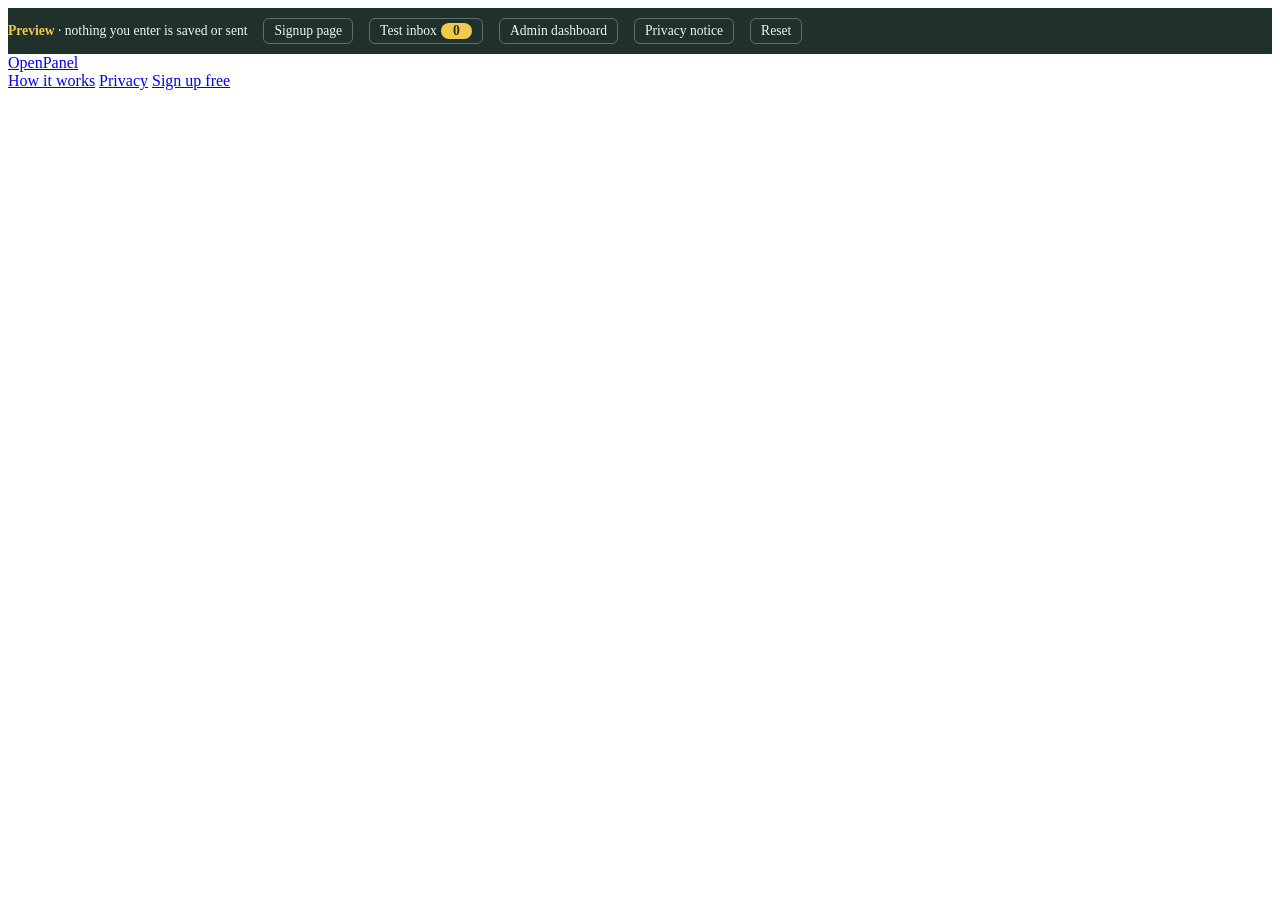
<file: preview/shell.html>
<!DOCTYPE html>
<html lang="en">
<head>
<meta charset="utf-8">
<meta name="viewport" content="width=device-width, initial-scale=1">
<title>OpenPanel signup preview</title>
<style>
/*CSS*/

.preview-bar { background: #20302a; color: #f1f5f2; font-size: 0.85rem; }
.preview-bar .container { display: flex; flex-wrap: wrap; gap: 6px 16px; align-items: center; padding-top: 10px; padding-bottom: 10px; }
.preview-bar strong { color: #f2c94c; }
.preview-bar button { background: none; border: 1px solid #5d7268; color: #f1f5f2; border-radius: 6px; padding: 4px 10px; font: inherit; cursor: pointer; }
.preview-bar button:hover, .preview-bar button.active { background: #34493f; }
.view[hidden] { display: none; }
.badge { display: inline-block; min-width: 1.4em; padding: 0 6px; margin-left: 4px; border-radius: 10px; background: #f2c94c; color: #20302a; font-weight: 700; text-align: center; }
.email-card .email-actions { display: flex; flex-wrap: wrap; gap: 10px; margin-top: 8px; }
.linklike { background: none; border: 0; padding: 0; font: inherit; color: var(--accent); text-decoration: underline; cursor: pointer; }
</style>
</head>
<body>
<div class="preview-bar">
  <div class="container">
    <span><strong>Preview</strong> · nothing you enter is saved or sent</span>
    <button data-go="home">Signup page</button>
    <button data-go="inbox">Test inbox<span class="badge" id="inbox-count">0</span></button>
    <button data-go="admin">Admin dashboard</button>
    <button data-go="privacy-notice">Privacy notice</button>
    <button id="reset">Reset</button>
  </div>
</div>

<header class="site-header">
  <div class="container header-row">
    <a class="brand" href="#home"><span class="brand-mark" aria-hidden="true"></span>OpenPanel</a>
    <nav class="nav" aria-label="Main">
      <a href="#how">How it works</a>
      <a href="#privacy">Privacy</a>
      <a class="nav-cta" href="#signup">Sign up free</a>
    </nav>
  </div>
</header>

<main id="main">
  <div class="view" id="view-home"><!--HOME--></div>

  <div class="view" id="view-thanks" hidden><div class="container narrow page-body">
    <section class="card message">
      <h1>Check your email</h1>
      <p>We have sent you a link to confirm your signup. You are not on the list until you click it.</p>
      <p>Do not see it? Check your spam or junk folder. The link stays valid for 7 days.</p>
      <p>While you wait, register with
        <a href="https://www.ontario.ca/page/find-family-doctor-or-nurse-practitioner" target="_blank" rel="noopener">Health Care Connect</a>
        if you have not already.</p>
      <p class="note">Preview: open the <button class="linklike" data-go="inbox">test inbox</button> to see the email this person would get.</p>
    </section>
  </div></div>

  <div class="view" id="view-inbox" hidden><div class="container narrow page-body">
    <h1>Test inbox</h1>
    <p class="note">In the real site these go to the person's email. Newest first.</p>
    <div id="inbox-list"></div>
  </div></div>

  <div class="view" id="view-confirm" hidden><div class="container narrow page-body">
    <section class="card message">
      <h1>Confirm your email</h1>
      <p>Click the button to confirm your email and join the list.</p>
      <button class="button" id="confirm-btn">Confirm my email</button>
    </section>
  </div></div>

  <div class="view" id="view-message" hidden><div class="container narrow page-body">
    <section class="card message">
      <h1 id="msg-title"></h1>
      <p id="msg-body"></p>
      <p id="msg-hcc" hidden><a href="https://www.ontario.ca/page/find-family-doctor-or-nurse-practitioner" target="_blank" rel="noopener">Register with Health Care Connect</a></p>
      <p><a href="#home">Back to home</a></p>
    </section>
  </div></div>

  <div class="view" id="view-manage" hidden><div class="container narrow page-body">
    <section class="card message">
      <h1>Your signup</h1>
      <p class="success banner" id="manage-done" hidden>Thanks. You are still on the list.</p>
      <dl class="summary" id="manage-summary"></dl>
      <div id="manage-active-actions">
        <button class="button inline-action" id="keep-btn">I am still looking</button>
        <button class="button secondary inline-action" id="connected-btn">I found a family doctor</button>
      </div>
      <h2>Delete your data</h2>
      <p>This deletes your email, phone number and answers right away. You will not hear from us again.</p>
      <button class="button danger" id="delete-btn">Delete my data</button>
    </section>
  </div></div>

  <div class="view" id="view-privacy-notice" hidden><!--PRIVACY--></div>

  <div class="view" id="view-admin" hidden><div class="container page-body">
    <h1>Demand dashboard</h1>
    <p class="hint">Counts only. Counts under 5 are shown as &lt;5. No contact details are shown here.</p>
    <div id="admin-body"></div>
  </div></div>
</main>

<footer class="site-footer"><!--FOOTER--></footer>

<script>
/*APPJS*/
</script>
<script>
(function () {
  const POSTAL_RE = /^[KLMNP][0-9][ABCEGHJ-NPRSTV-Z] ?[0-9][ABCEGHJ-NPRSTV-Z][0-9]$/;
  const EMAIL_RE = /^[^@\s]+@[^@\s]+\.[^@\s]+$/;
  const MIN_CELL = 5;
  const HASH_VIEWS = ["home", "privacy-notice", "admin", "inbox"];

  let signups = [];
  let emails = [];
  let current = null; // signup being confirmed or managed

  const form = document.getElementById("signup-form");
  const $ = (sel, root) => (root || document).querySelector(sel);
  const $$ = (sel, root) => Array.from((root || document).querySelectorAll(sel));

  function show(name) {
    $$(".view").forEach(v => v.hidden = v.id !== "view-" + name);
    $$(".preview-bar button[data-go]").forEach(b => b.classList.toggle("active", b.dataset.go === name));
    if (name === "inbox") renderInbox();
    if (name === "admin") renderAdmin();
    if (HASH_VIEWS.includes(name) && location.hash !== "#" + name) {
      history.replaceState(null, "", "#" + name);
    }
    window.scrollTo(0, 0);
  }

  function message(title, body, hcc) {
    $("#msg-title").textContent = title;
    $("#msg-body").textContent = body;
    $("#msg-hcc").hidden = !hcc;
    show("message");
  }

  function labelFor(name, value) {
    const input = $(`input[name="${name}"][value="${value}"]`);
    if (input) return input.parentElement.querySelector("span").textContent.trim();
    const opt = $(`select[name="${name}"] option[value="${value}"]`);
    return opt ? opt.textContent.trim() : value;
  }

  // ---------------------------------------------------------------- form

  function clearErrors() {
    $$(".error", form).forEach(e => e.remove());
    $$(".has-error", form).forEach(e => e.classList.remove("has-error"));
  }

  function addError(fieldEl, text) {
    const container = fieldEl.closest(".field");
    container.classList.add("has-error");
    const p = document.createElement("p");
    p.className = "error";
    p.textContent = text;
    const anchor = container.querySelector("legend, label");
    const hint = container.querySelector(".hint");
    (hint || anchor).insertAdjacentElement("afterend", p);
  }

  function radio(name) {
    const el = $(`input[name="${name}"]:checked`, form);
    return el ? el.value : "";
  }

  form.addEventListener("submit", function (e) {
    e.preventDefault();
    clearErrors();
    const errors = [];
    const err = (el, msg) => { errors.push(msg); addError(el, msg); };

    const email = form.email.value.trim().toLowerCase();
    if (!EMAIL_RE.test(email)) err(form.email, "Enter a valid email address.");

    let phone = form.phone.value.trim();
    if (phone) {
      let d = phone.replace(/\D/g, "");
      if (d.length === 11 && d[0] === "1") d = d.slice(1);
      if (d.length !== 10) err(form.phone, "Enter a 10-digit phone number, or leave it blank.");
      else phone = `${d.slice(0, 3)}-${d.slice(3, 6)}-${d.slice(6)}`;
    }

    let postal = form.postal_code.value.replace(/\s+/g, "").toUpperCase();
    if (postal.length === 6) postal = postal.slice(0, 3) + " " + postal.slice(3);
    if (!POSTAL_RE.test(postal)) err(form.postal_code, "Enter an Ontario postal code, for example M5V 3L9.");

    const radius = parseInt(form.radius_km.value, 10);
    if (!(radius >= 1 && radius <= 25)) err(form.radius_km, "Choose a distance from 1 to 25 km.");

    const required = {
      for_whom: "Tell us who you are looking for.",
      split_household: "Choose an option.",
      age_band: "Choose the age of the person who needs a doctor.",
      time_without_doctor: "Choose how long it has been.",
      ohip_status: "Tell us about your health card.",
      hcc_registered: "Choose an option.",
    };
    const answers = {};
    for (const [name, msg] of Object.entries(required)) {
      answers[name] = radio(name);
      if (!answers[name]) err($(`input[name="${name}"]`, form), msg);
    }

    const household = form.household_size.value.trim();
    if (household && !(/^\d+$/.test(household) && +household >= 1 && +household <= 12)) {
      err(form.household_size, "Enter a number from 1 to 12, or leave it blank.");
    }

    const flags = $$('input[name="need_flags"]:checked', form).map(i => i.value);
    const healthConsent = form.health_consent.checked;
    if (flags.length && !healthConsent) {
      err(form.health_consent, "Tick this box to let us use the health and access answers you chose, or untick those answers.");
    }
    if (!form.service_consent.checked) {
      err(form.service_consent, "We need your consent to use your details for this service.");
    }

    let banner = $(".error.banner", form);
    if (errors.length) {
      if (!banner) {
        banner = document.createElement("p");
        banner.className = "error banner";
        form.prepend(banner);
      }
      banner.textContent = "Please fix the highlighted answers below.";
      banner.scrollIntoView({ behavior: "smooth", block: "start" });
      return;
    }
    if (banner) banner.remove();

    const existing = signups.find(s => s.email === email);
    if (existing) {
      addEmail(existing, existing.status === "pending" ? "verify" : "already");
    } else {
      const s = {
        id: Math.random().toString(36).slice(2),
        email, phone, postal, prefix: postal.slice(0, 3),
        radius, ...answers,
        language: form.language.value, referral: form.referral_source.value,
        flags: healthConsent ? flags : [], feedback: form.feedback_consent.checked,
        status: "pending", created: new Date(),
      };
      signups.push(s);
      addEmail(s, "verify");
    }
    form.reset();
    updateRadius();
    if (window.signupSteps) window.signupSteps.reset();
    show("thanks");
  });

  // ---------------------------------------------------------------- emails

  function addEmail(signup, kind) {
    const subjects = {
      verify: "Confirm your email for OpenPanel",
      already: "You are already signed up with OpenPanel",
    };
    const bodies = {
      verify: "Thanks for signing up with OpenPanel.\n\nPlease confirm your email so we can start looking for a family doctor near you.\n\nIf you did not sign up, ignore this email and your details will be deleted within 7 days.\n\nWhile you wait, please also register with Health Care Connect, Ontario's free matching service.",
      already: "Someone tried to sign up for OpenPanel with this email, which is already on our list.\n\nIf it was you, you can update your details or remove yourself using the link below. If it was not you, you can ignore this email.",
    };
    emails.unshift({ signupId: signup.id, to: signup.email, kind, subject: subjects[kind], body: bodies[kind] });
    $("#inbox-count").textContent = emails.length;
  }

  function renderInbox() {
    const list = $("#inbox-list");
    list.innerHTML = "";
    if (!emails.length) {
      list.innerHTML = '<p class="hint">No emails yet. Sign up on the signup page first.</p>';
      return;
    }
    emails.forEach(m => {
      const card = document.createElement("section");
      card.className = "card email-card";
      const h = document.createElement("h2"); h.textContent = m.subject;
      const to = document.createElement("p"); to.className = "hint"; to.textContent = "To: " + m.to;
      const body = document.createElement("pre"); body.className = "email-body"; body.textContent = m.body;
      const actions = document.createElement("div"); actions.className = "email-actions";
      if (m.kind === "verify") {
        const b = document.createElement("button"); b.className = "button"; b.textContent = "Confirm my email";
        b.onclick = () => openConfirm(m.signupId); actions.append(b);
      }
      const manage = document.createElement("button"); manage.className = "linklike";
      manage.textContent = "Change your details, stop emails or delete your data";
      manage.onclick = () => openManage(m.signupId);
      const foot = document.createElement("p"); foot.className = "hint";
      foot.textContent = "OpenPanel (working name) · Mailing address to be added, Toronto, ON · privacy@example.com";
      card.append(h, to, body, actions, foot, manage);
      list.append(card);
    });
  }

  function find(id) { return signups.find(s => s.id === id); }

  function expired() {
    message("This link has expired", "This link is no longer valid. If you already confirmed, you are all set.");
  }

  function openConfirm(id) {
    const s = find(id);
    if (!s || s.status !== "pending") return expired();
    current = s;
    show("confirm");
  }

  $("#confirm-btn").addEventListener("click", () => {
    if (!current) return expired();
    current.status = "active";
    current.verified = new Date();
    message("You are on the list",
      "Thanks for confirming. We will email you when a family practice near you tells us it has room. Please also register with Health Care Connect if you have not already.", true);
  });

  function openManage(id) {
    const s = find(id);
    if (!s) return expired();
    current = s;
    const statusText = { active: "On the list", pending: "Waiting for you to confirm your email", connected: "Found a doctor" }[s.status] || s.status;
    $("#manage-summary").innerHTML = "";
    [["Email", s.email], ["Area", `${s.prefix}, within ${s.radius} km`], ["Status", statusText]].forEach(([k, v]) => {
      const dt = document.createElement("dt"); dt.textContent = k;
      const dd = document.createElement("dd"); dd.textContent = v;
      $("#manage-summary").append(dt, dd);
    });
    $("#manage-active-actions").hidden = s.status !== "active";
    $("#manage-done").hidden = true;
    show("manage");
  }

  $("#keep-btn").addEventListener("click", () => { $("#manage-done").hidden = false; });

  $("#connected-btn").addEventListener("click", () => {
    if (current.feedback) current.status = "connected";
    else { current.status = "deidentified"; current.email = null; }
    message("Congratulations", "We are glad you found a family doctor. We have taken you off the list and will not email you about openings.");
  });

  $("#delete-btn").addEventListener("click", () => {
    signups = signups.filter(s => s !== current);
    emails = emails.filter(m => m.signupId !== current.id);
    $("#inbox-count").textContent = emails.length;
    current = null;
    message("Your data has been deleted", "We have deleted your email, phone number and answers. You will not hear from us again.");
  });

  // ---------------------------------------------------------------- admin

  function suppress(n) { return n > 0 && n < MIN_CELL ? "<" + MIN_CELL : String(n); }

  function table(title, rows) {
    const sec = document.createElement("section");
    sec.className = "card";
    const h = document.createElement("h2"); h.textContent = title; sec.append(h);
    if (!rows.length) { const p = document.createElement("p"); p.className = "hint"; p.textContent = "No data yet."; sec.append(p); return sec; }
    const t = document.createElement("table");
    t.innerHTML = '<thead><tr><th>Answer</th><th class="num">Count</th></tr></thead>';
    const tb = document.createElement("tbody");
    rows.forEach(([label, n]) => {
      const tr = document.createElement("tr");
      const a = document.createElement("td"); a.textContent = label;
      const b = document.createElement("td"); b.className = "num"; b.textContent = n;
      tr.append(a, b); tb.append(tr);
    });
    t.append(tb); sec.append(t);
    return sec;
  }

  function countBy(list, fn) {
    const m = new Map();
    list.forEach(x => [].concat(fn(x)).filter(Boolean).forEach(k => m.set(k, (m.get(k) || 0) + 1)));
    return [...m.entries()].sort((a, b) => b[1] - a[1]);
  }

  function renderAdmin() {
    const body = $("#admin-body");
    body.innerHTML = "";
    const active = signups.filter(s => s.status === "active");
    body.append(table("Totals", [
      ["Active (confirmed, still looking)", String(active.length)],
      ["Waiting for email confirmation", String(signups.filter(s => s.status === "pending").length)],
      ["Connected", String(signups.filter(s => s.status === "connected").length)],
      ["De-identified", String(signups.filter(s => s.status === "deidentified").length)],
    ]));
    const grid = document.createElement("div"); grid.className = "grid";
    const flagLabel = v => $(`input[name="need_flags"][value="${v}"]`).parentElement.querySelector("span").textContent.trim();
    const sections = [
      ["Active signups by postal prefix", countBy(active, s => s.prefix)],
      ["Age group", countBy(active, s => labelFor("age_band", s.age_band))],
      ["Would split a household", countBy(active, s => labelFor("split_household", s.split_household))],
      ["Time without a family doctor", countBy(active, s => labelFor("time_without_doctor", s.time_without_doctor))],
      ["Need answers (active, with consent)", countBy(active, s => s.flags.map(flagLabel))],
      ["Health card", countBy(active, s => labelFor("ohip_status", s.ohip_status))],
      ["Registered with Health Care Connect", countBy(active, s => labelFor("hcc_registered", s.hcc_registered))],
      ["Preferred language", countBy(active, s => s.language && labelFor("language", s.language))],
      ["How they heard about us", countBy(active, s => s.referral && labelFor("referral_source", s.referral))],
    ];
    sections.forEach(([title, rows]) => grid.append(table(title, rows.map(([k, n]) => [k, suppress(n)]))));
    body.append(grid);
  }

  // ---------------------------------------------------------------- navigation

  const range = form.radius_km;
  const radiusOut = document.getElementById("radius-value");
  function updateRadius() {
    radiusOut.textContent = range.value + " km";
    range.style.setProperty("--fill", ((range.value - range.min) / (range.max - range.min)) * 100 + "%");
  }
  range.addEventListener("input", updateRadius);
  updateRadius();

  $$("[data-go]").forEach(b => b.addEventListener("click", () => show(b.dataset.go)));
  $("#reset").addEventListener("click", () => {
    signups = []; emails = []; current = null;
    $("#inbox-count").textContent = "0";
    form.reset(); clearErrors(); updateRadius();
    if (window.signupSteps) window.signupSteps.reset();
    const banner = $(".error.banner", form); if (banner) banner.remove();
    show("home");
  });

  function route() {
    const name = location.hash.slice(1);
    if (HASH_VIEWS.includes(name)) return show(name);
    const anchor = name && document.getElementById(name);
    if (anchor && anchor.closest("#view-home")) {
      $$(".view").forEach(v => v.hidden = v.id !== "view-home");
      $$(".preview-bar button[data-go]").forEach(b => b.classList.toggle("active", b.dataset.go === "home"));
      anchor.scrollIntoView({ block: "start" });
      return;
    }
    show("home");
  }
  window.addEventListener("hashchange", route);
  route();
})();
</script>
</body>
</html>
</file>
